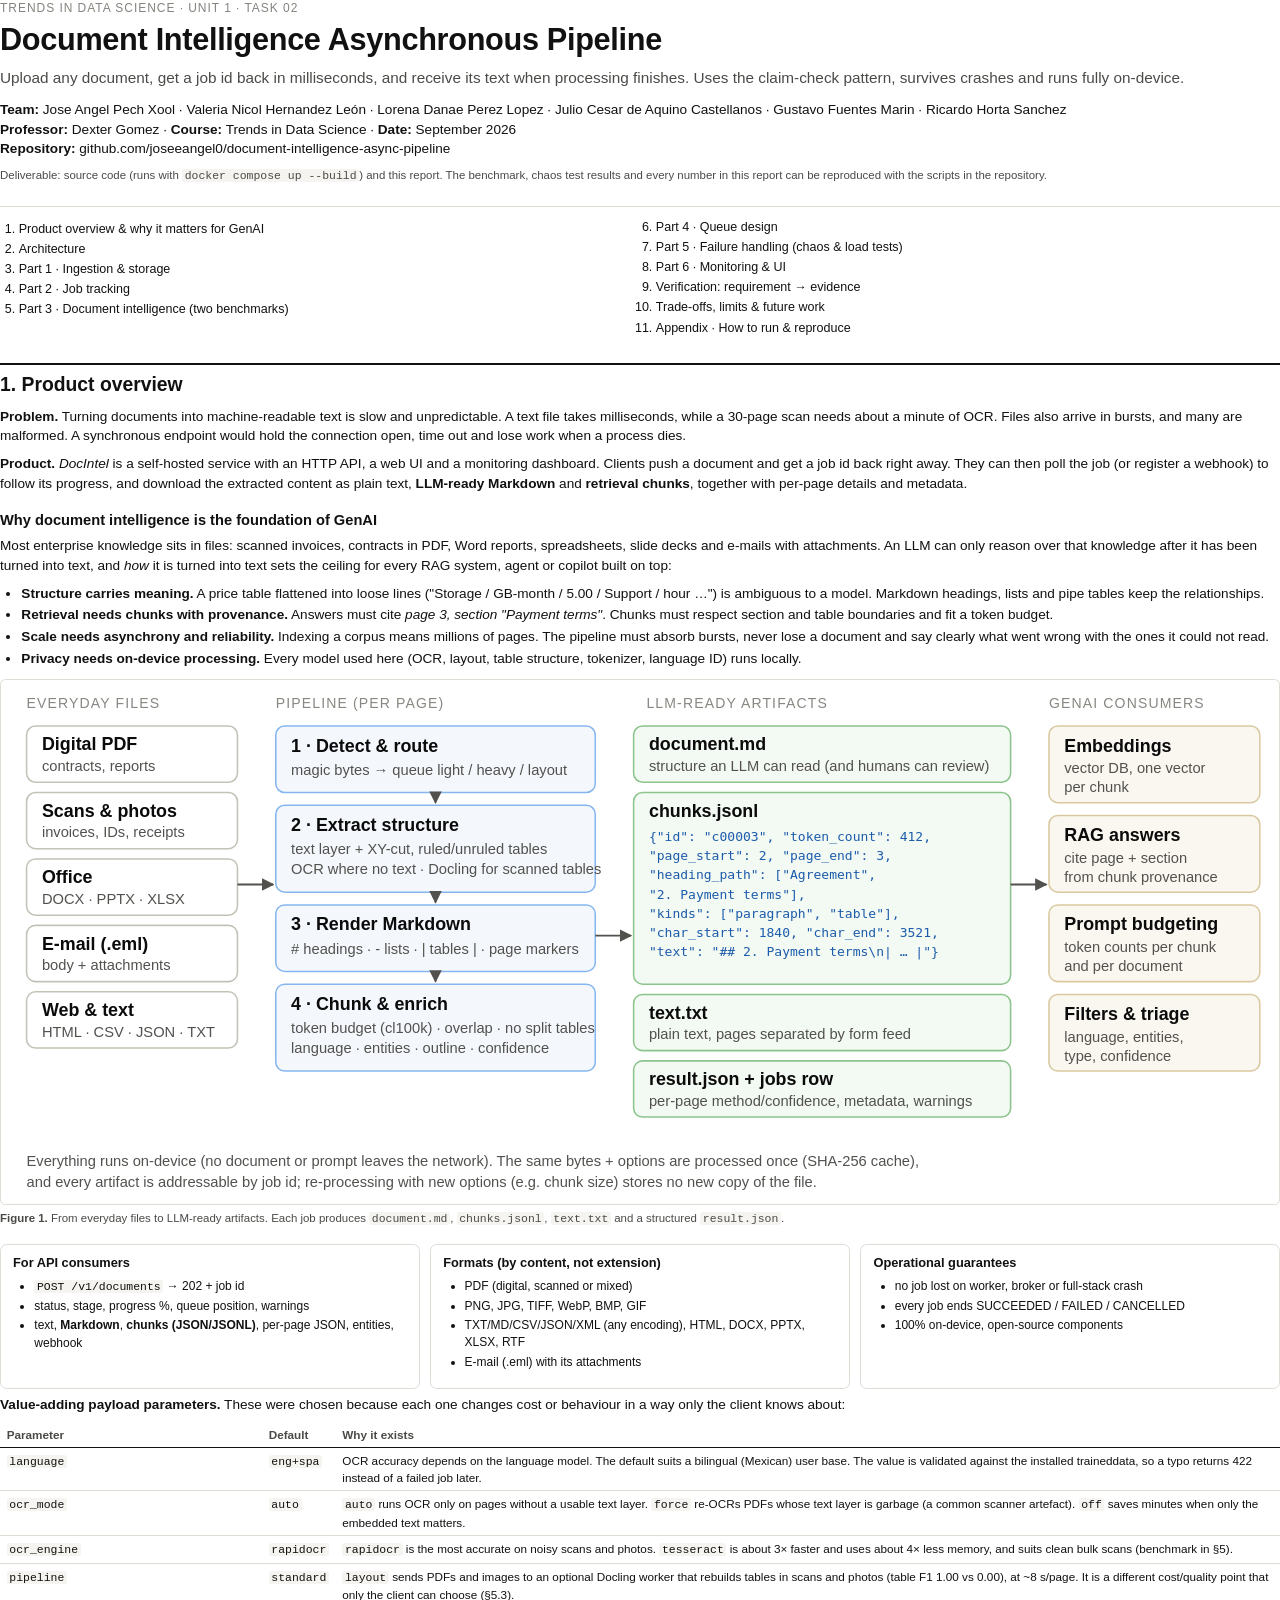
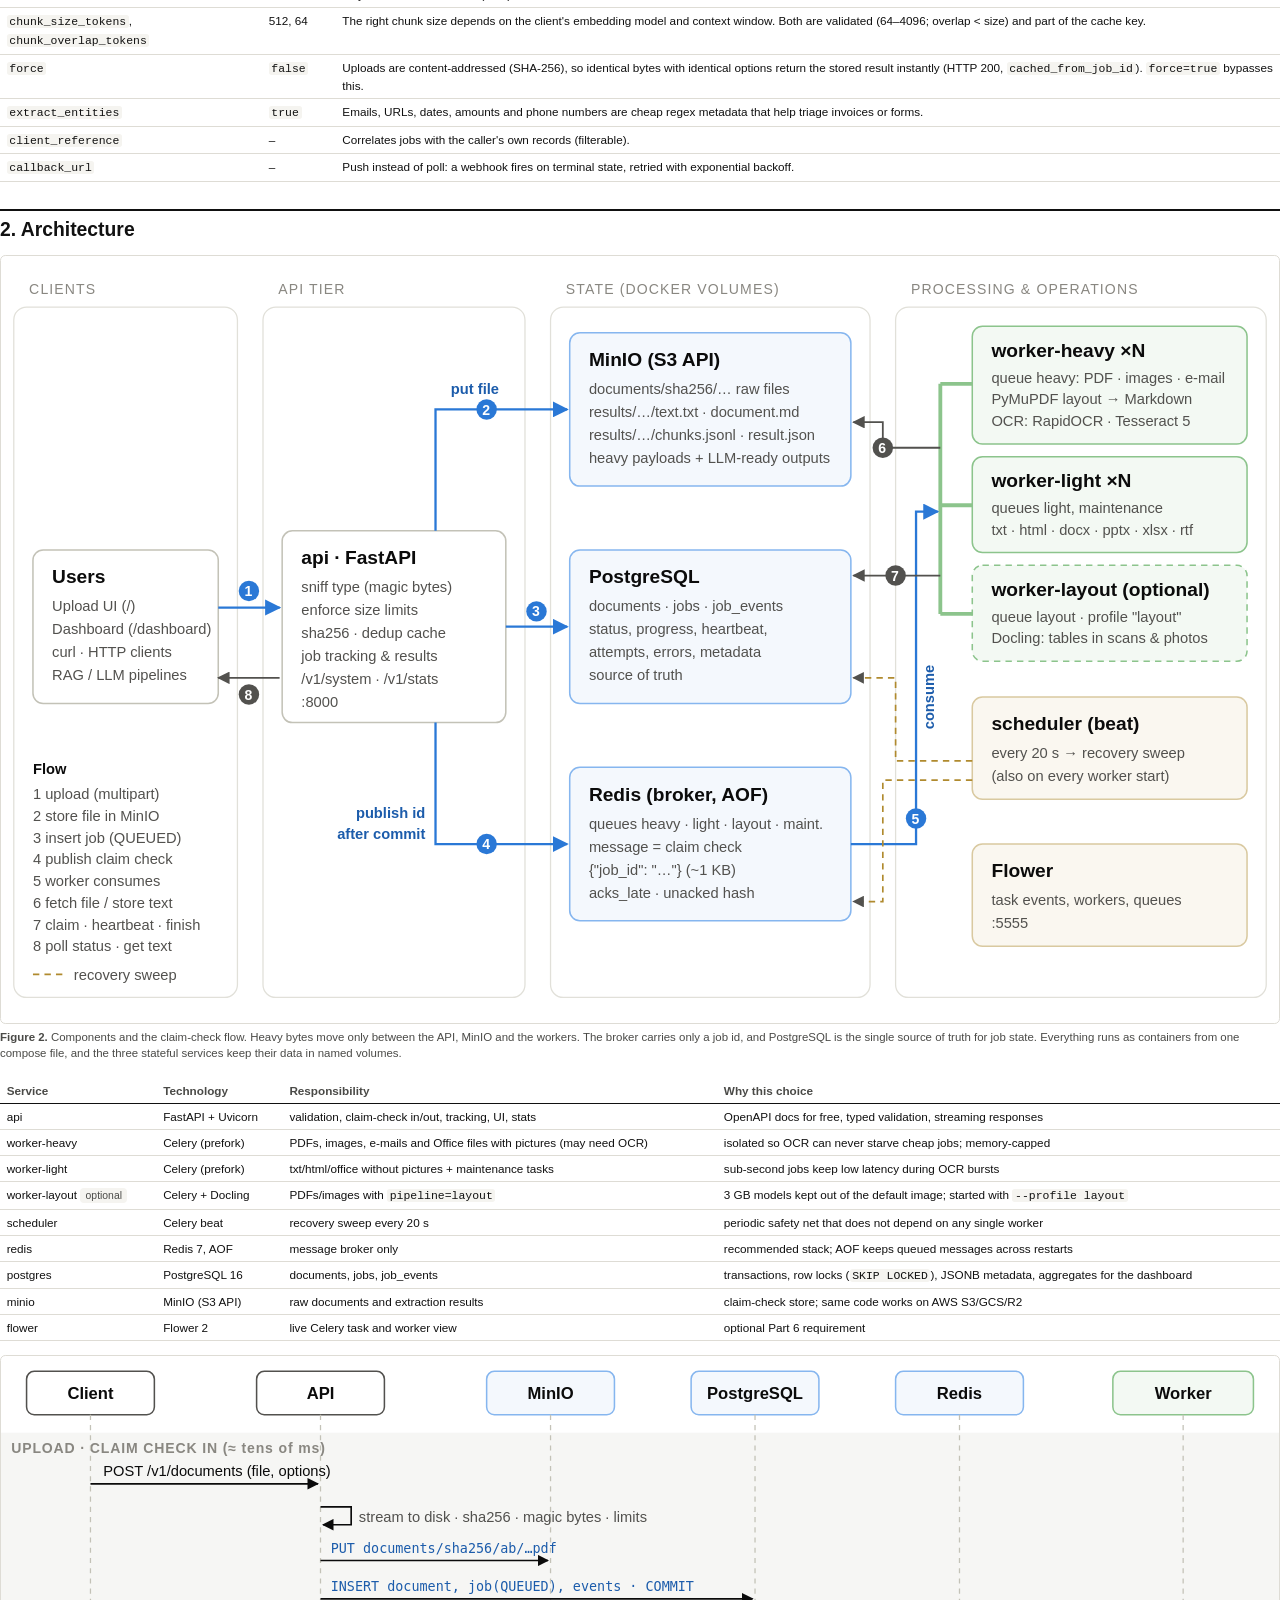
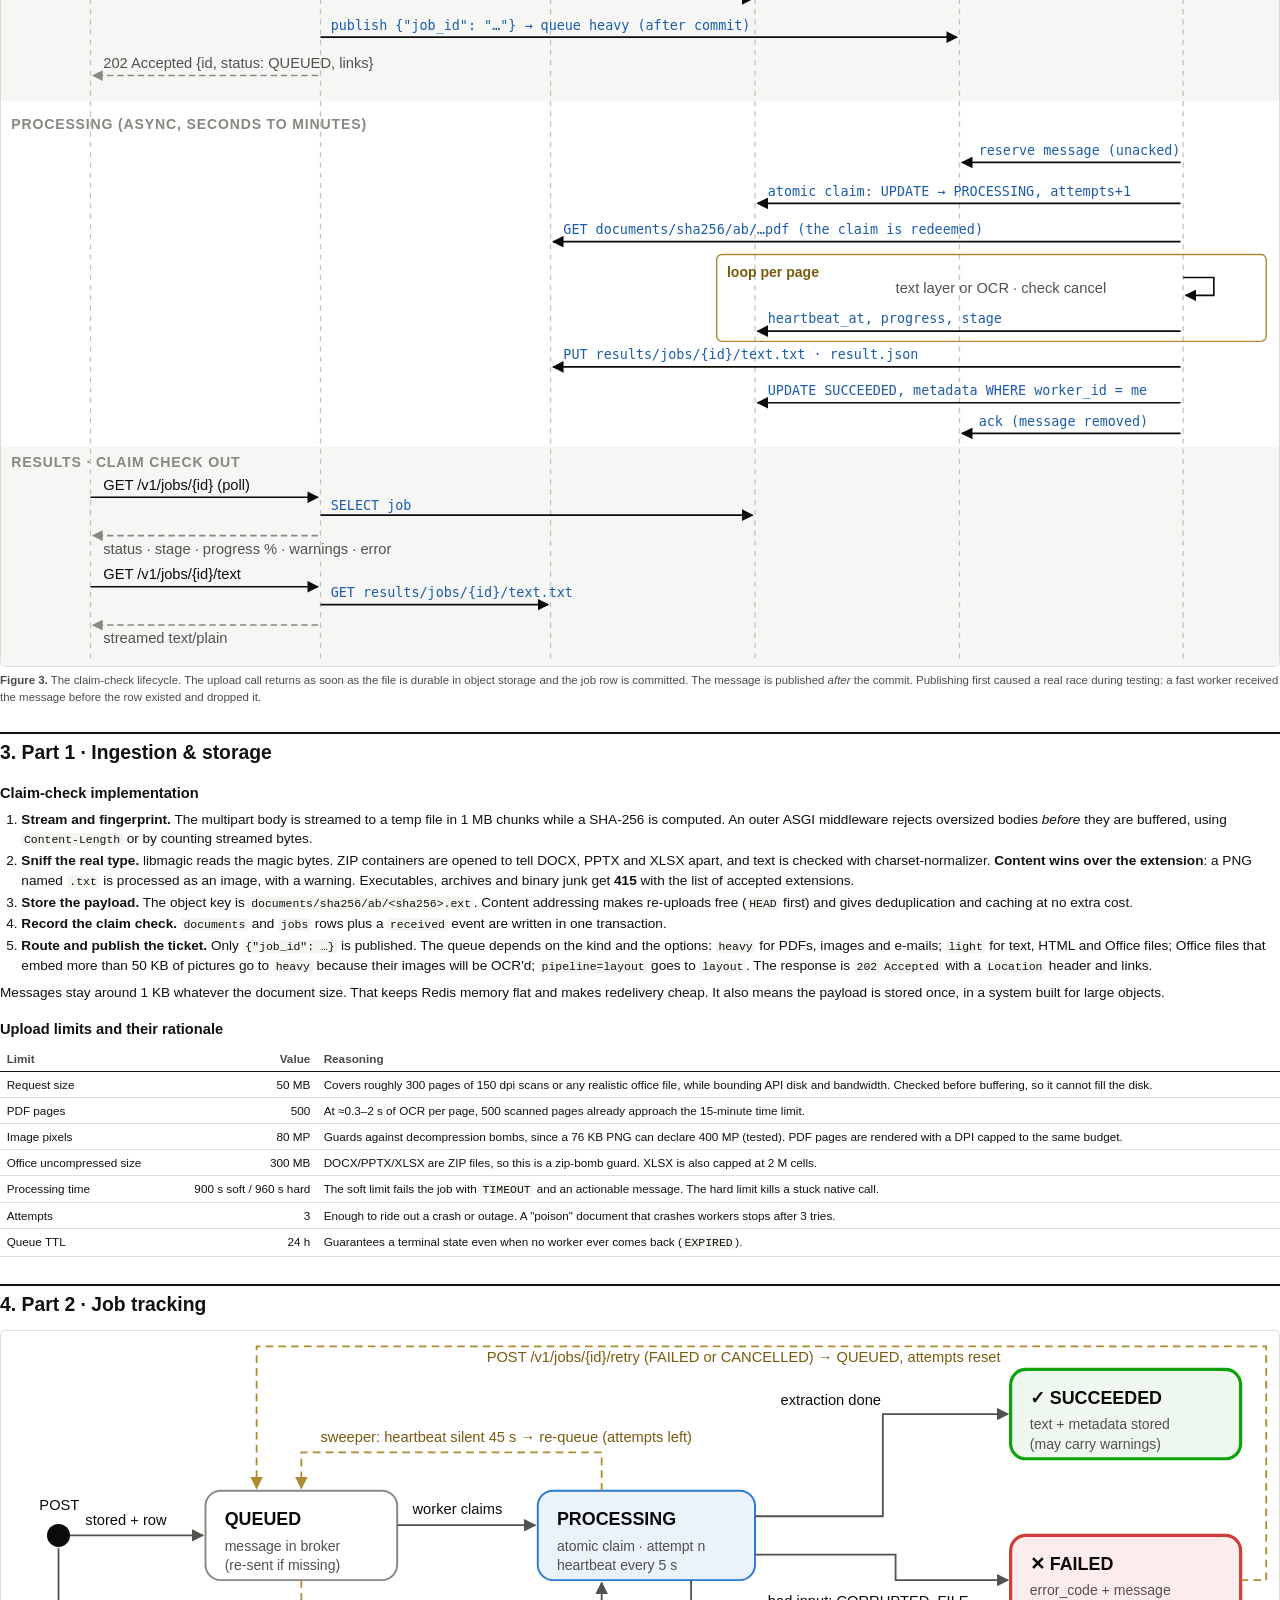
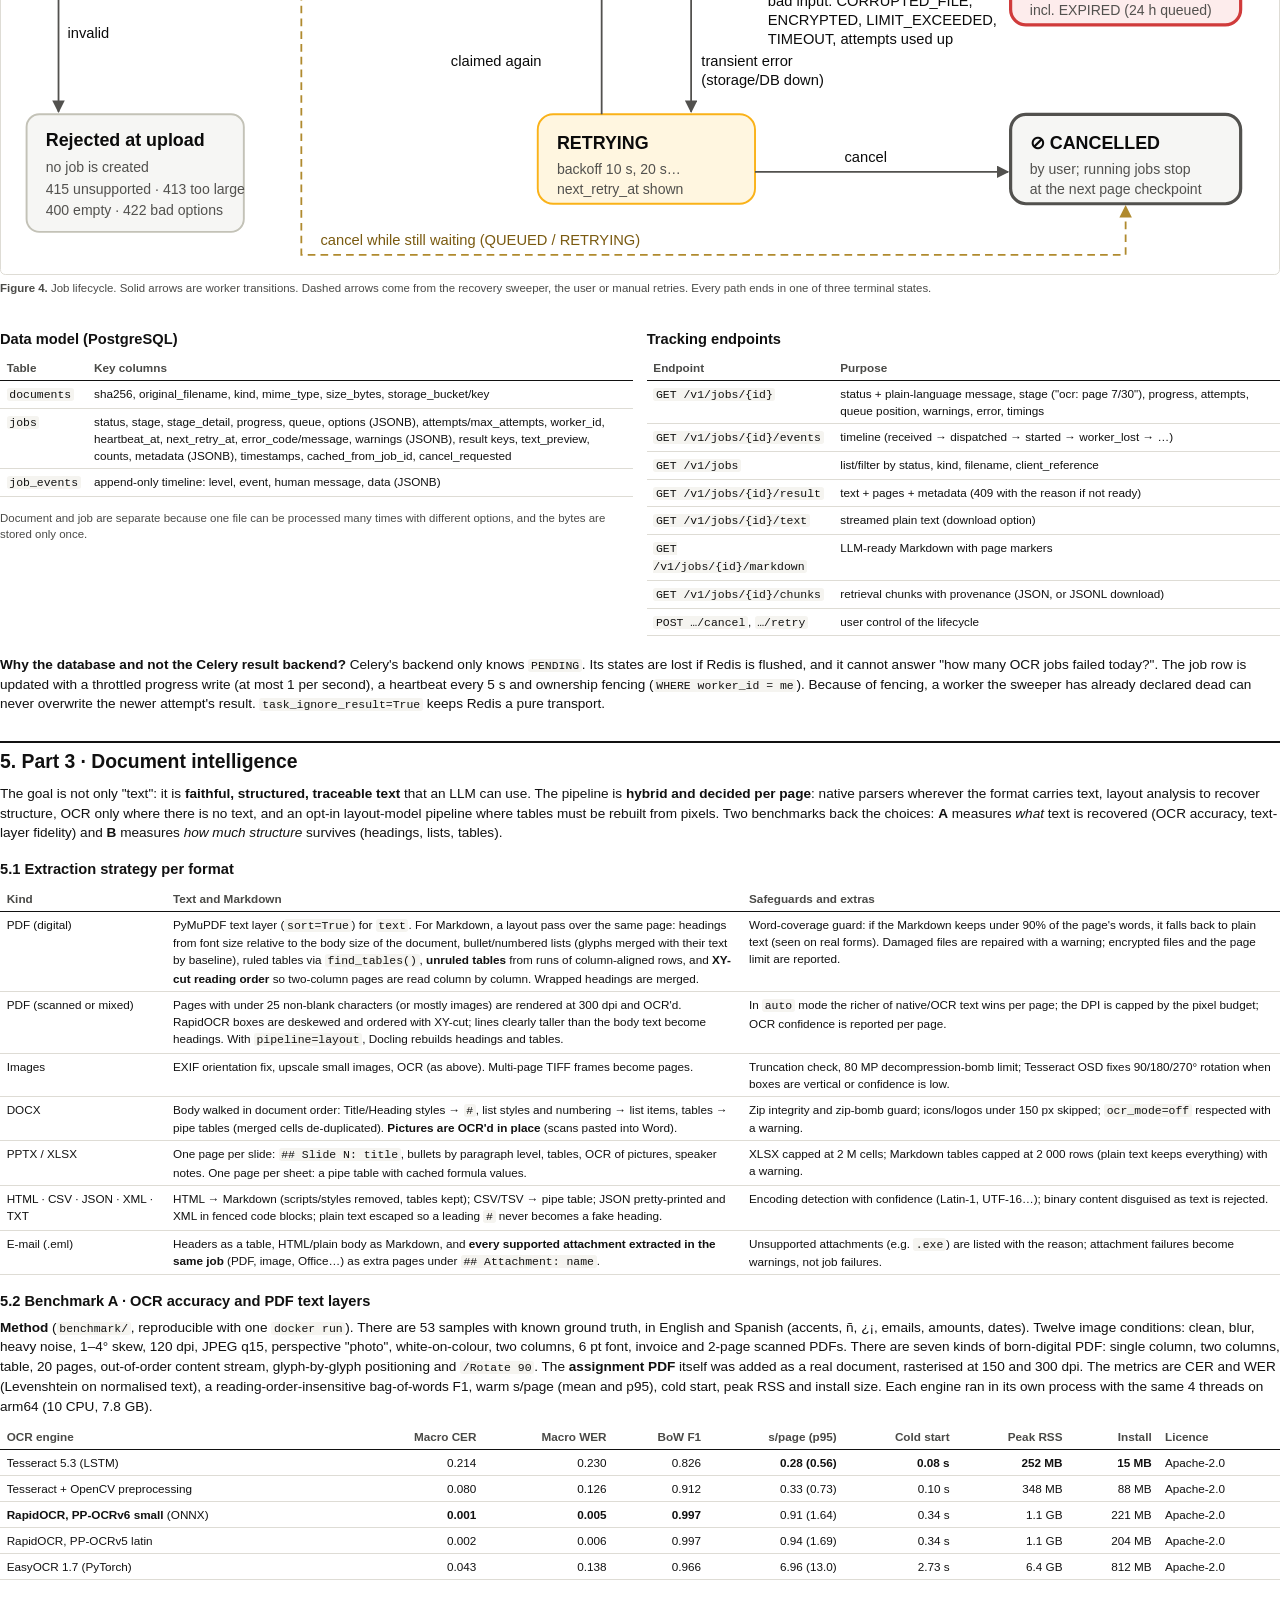
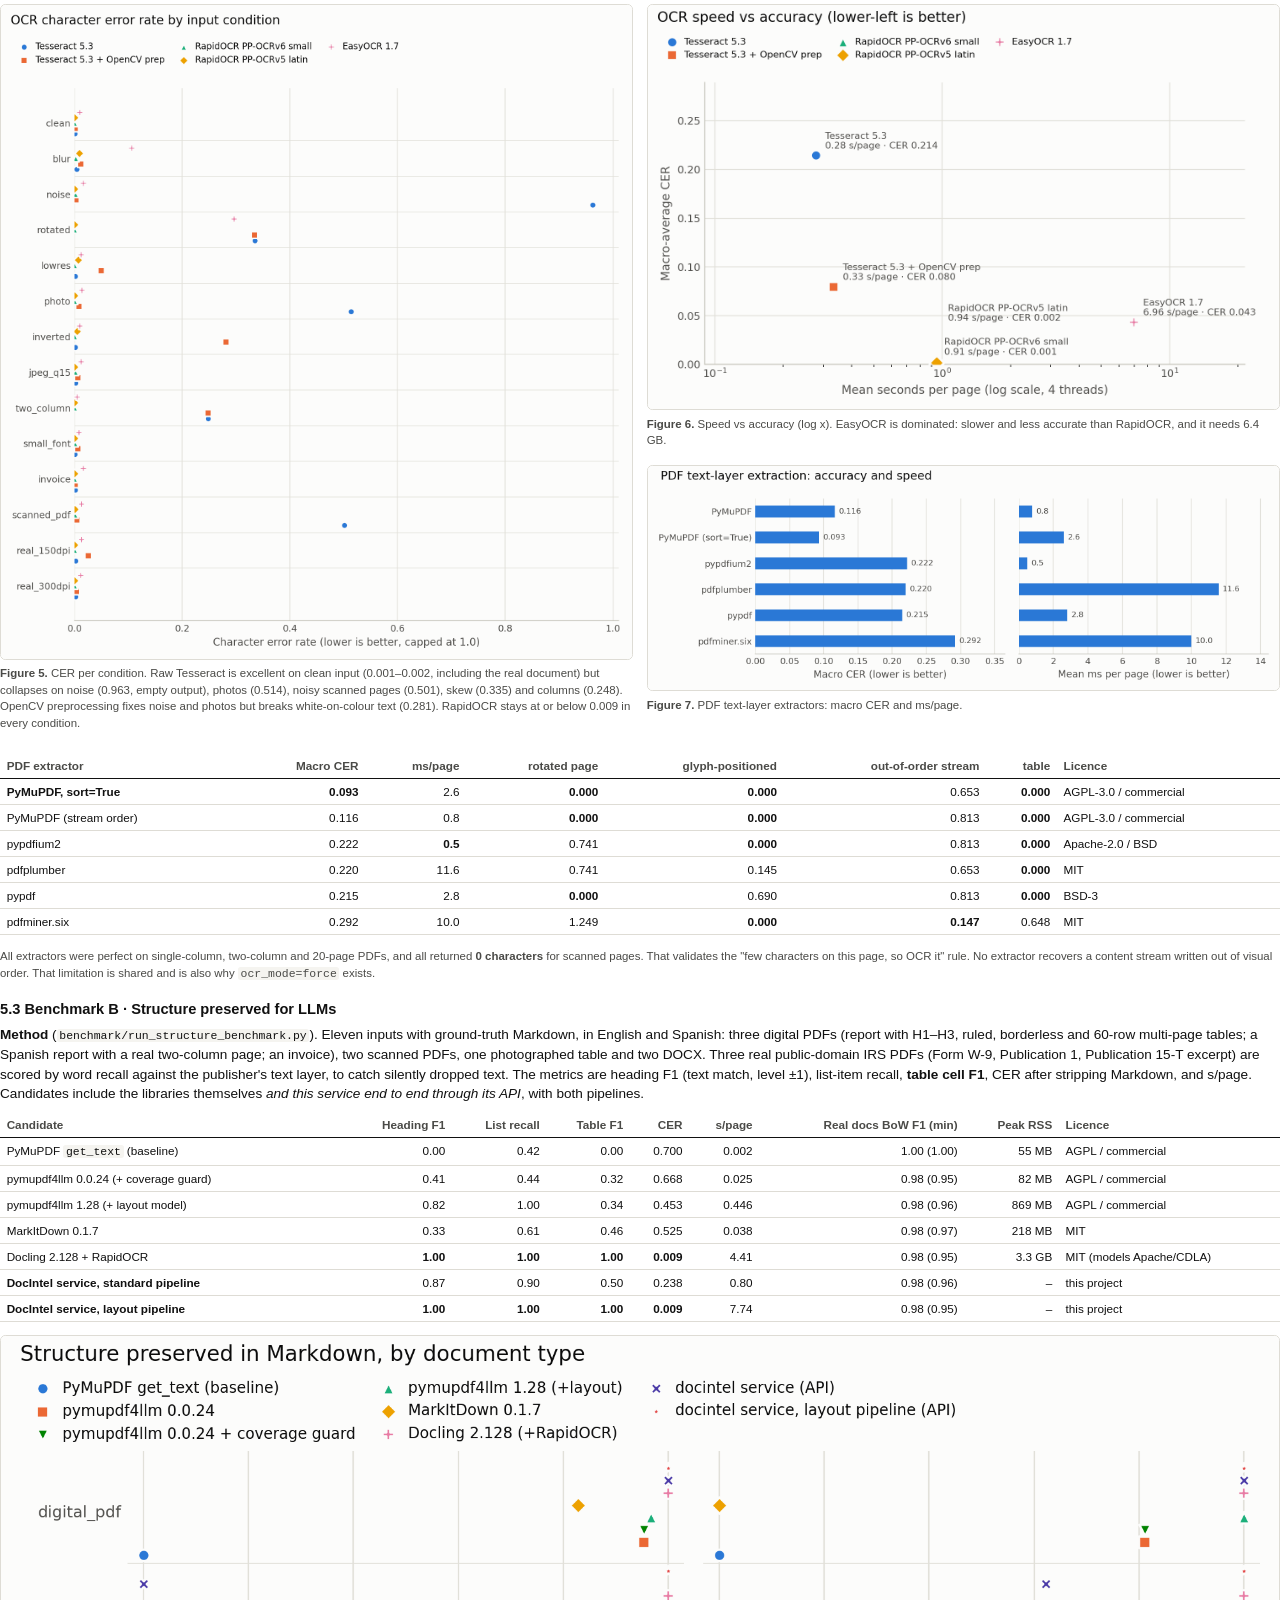
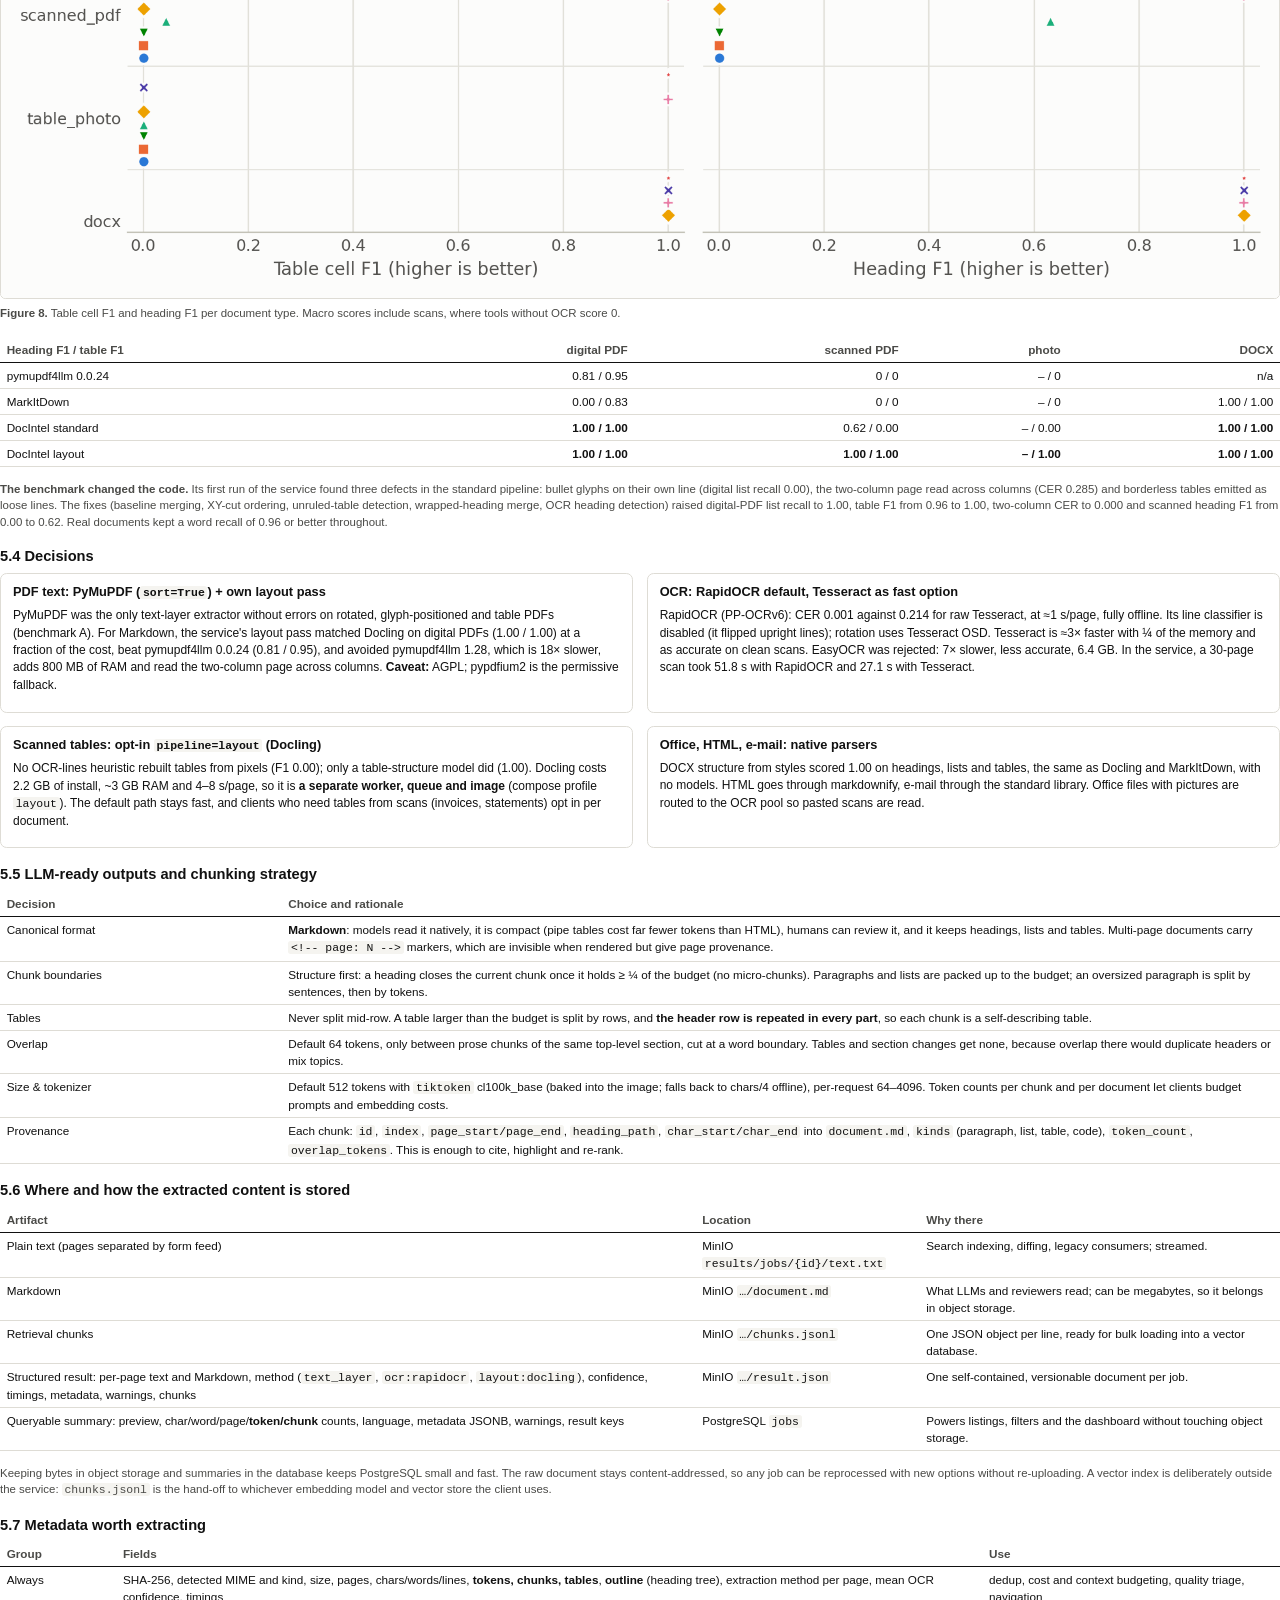
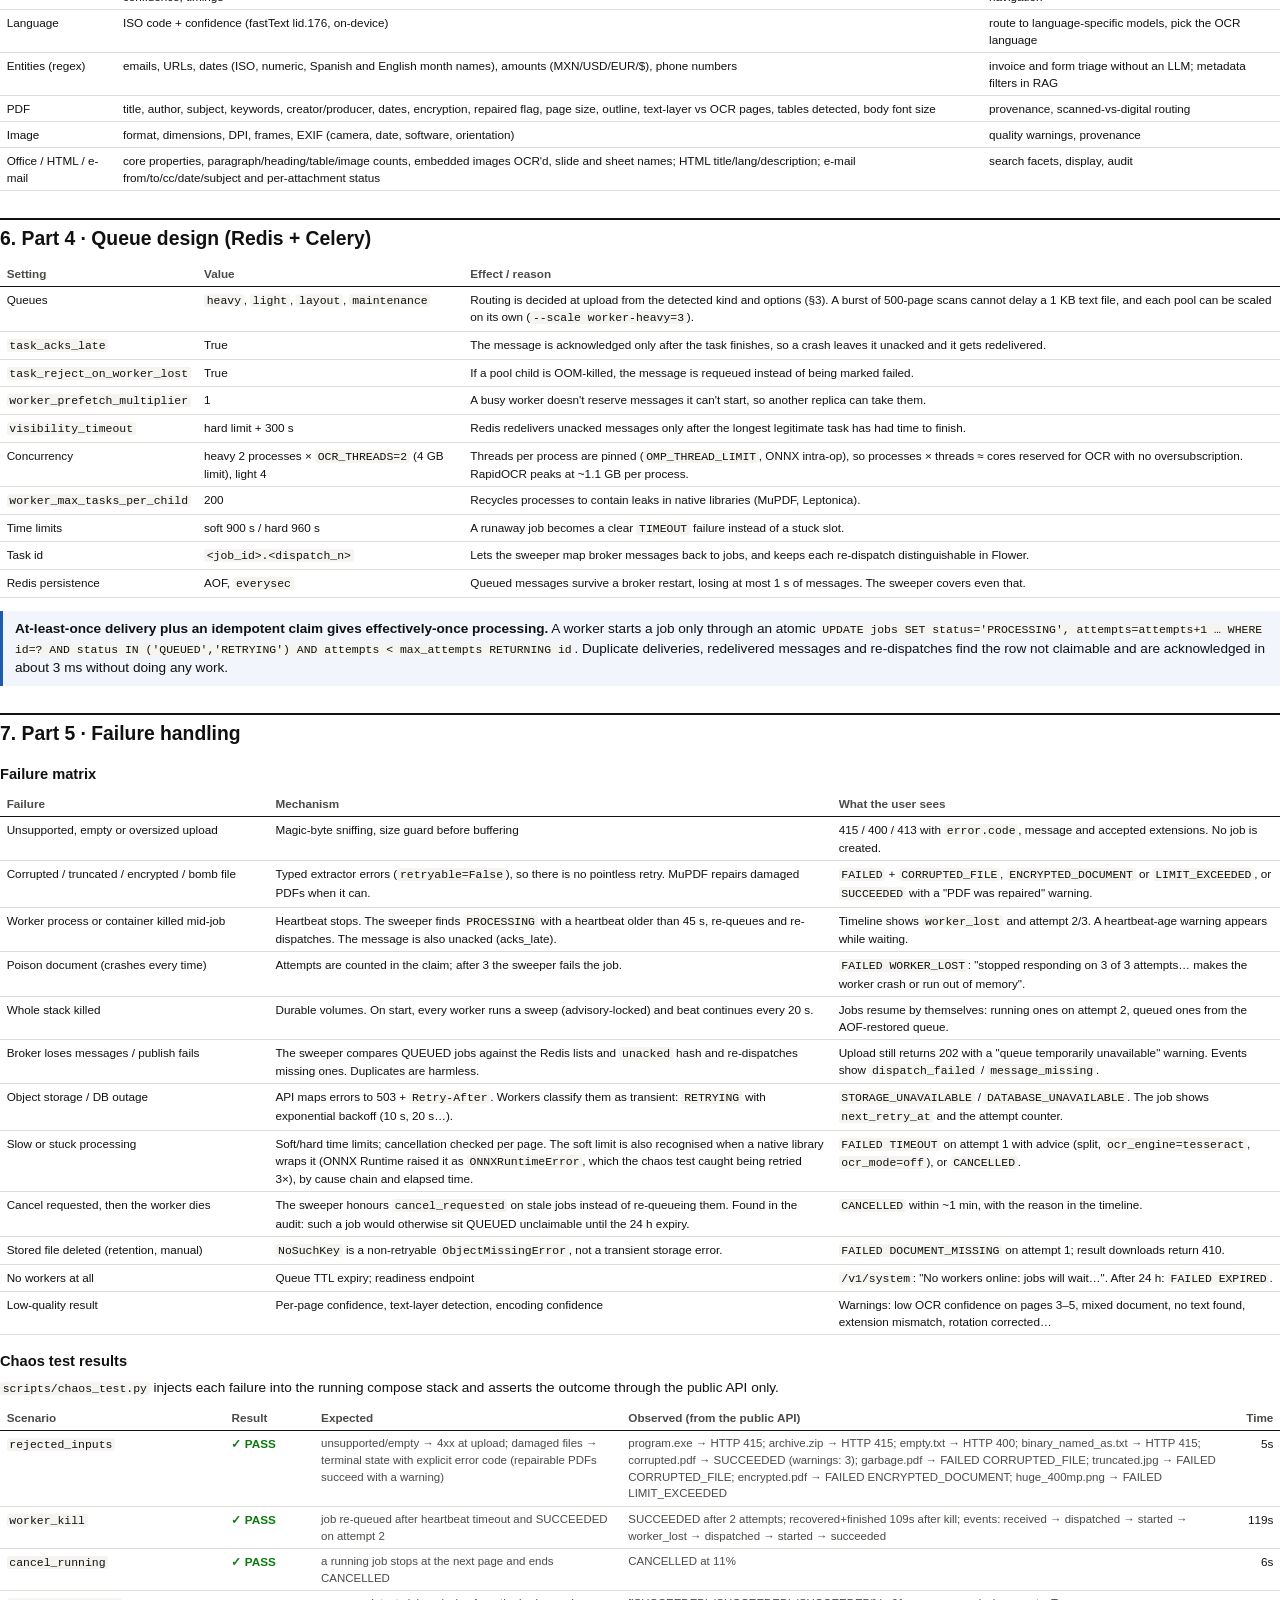
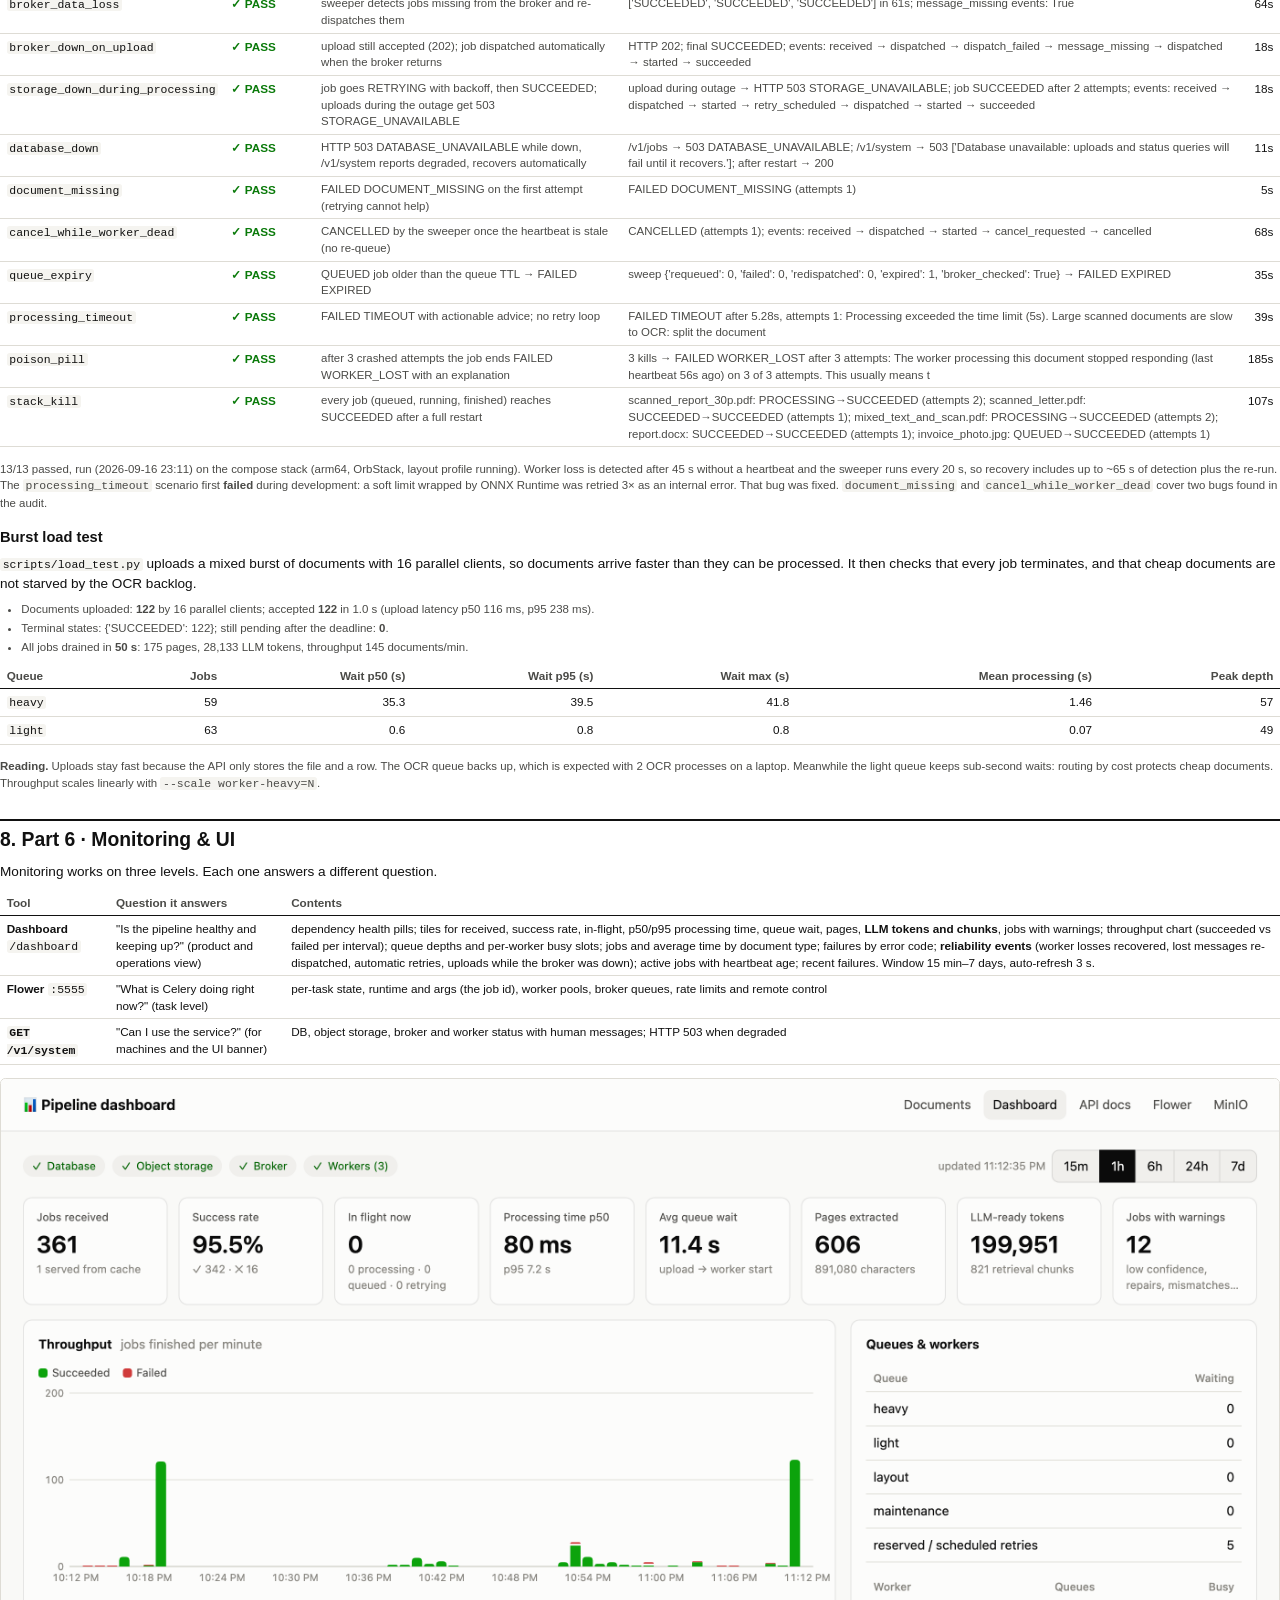
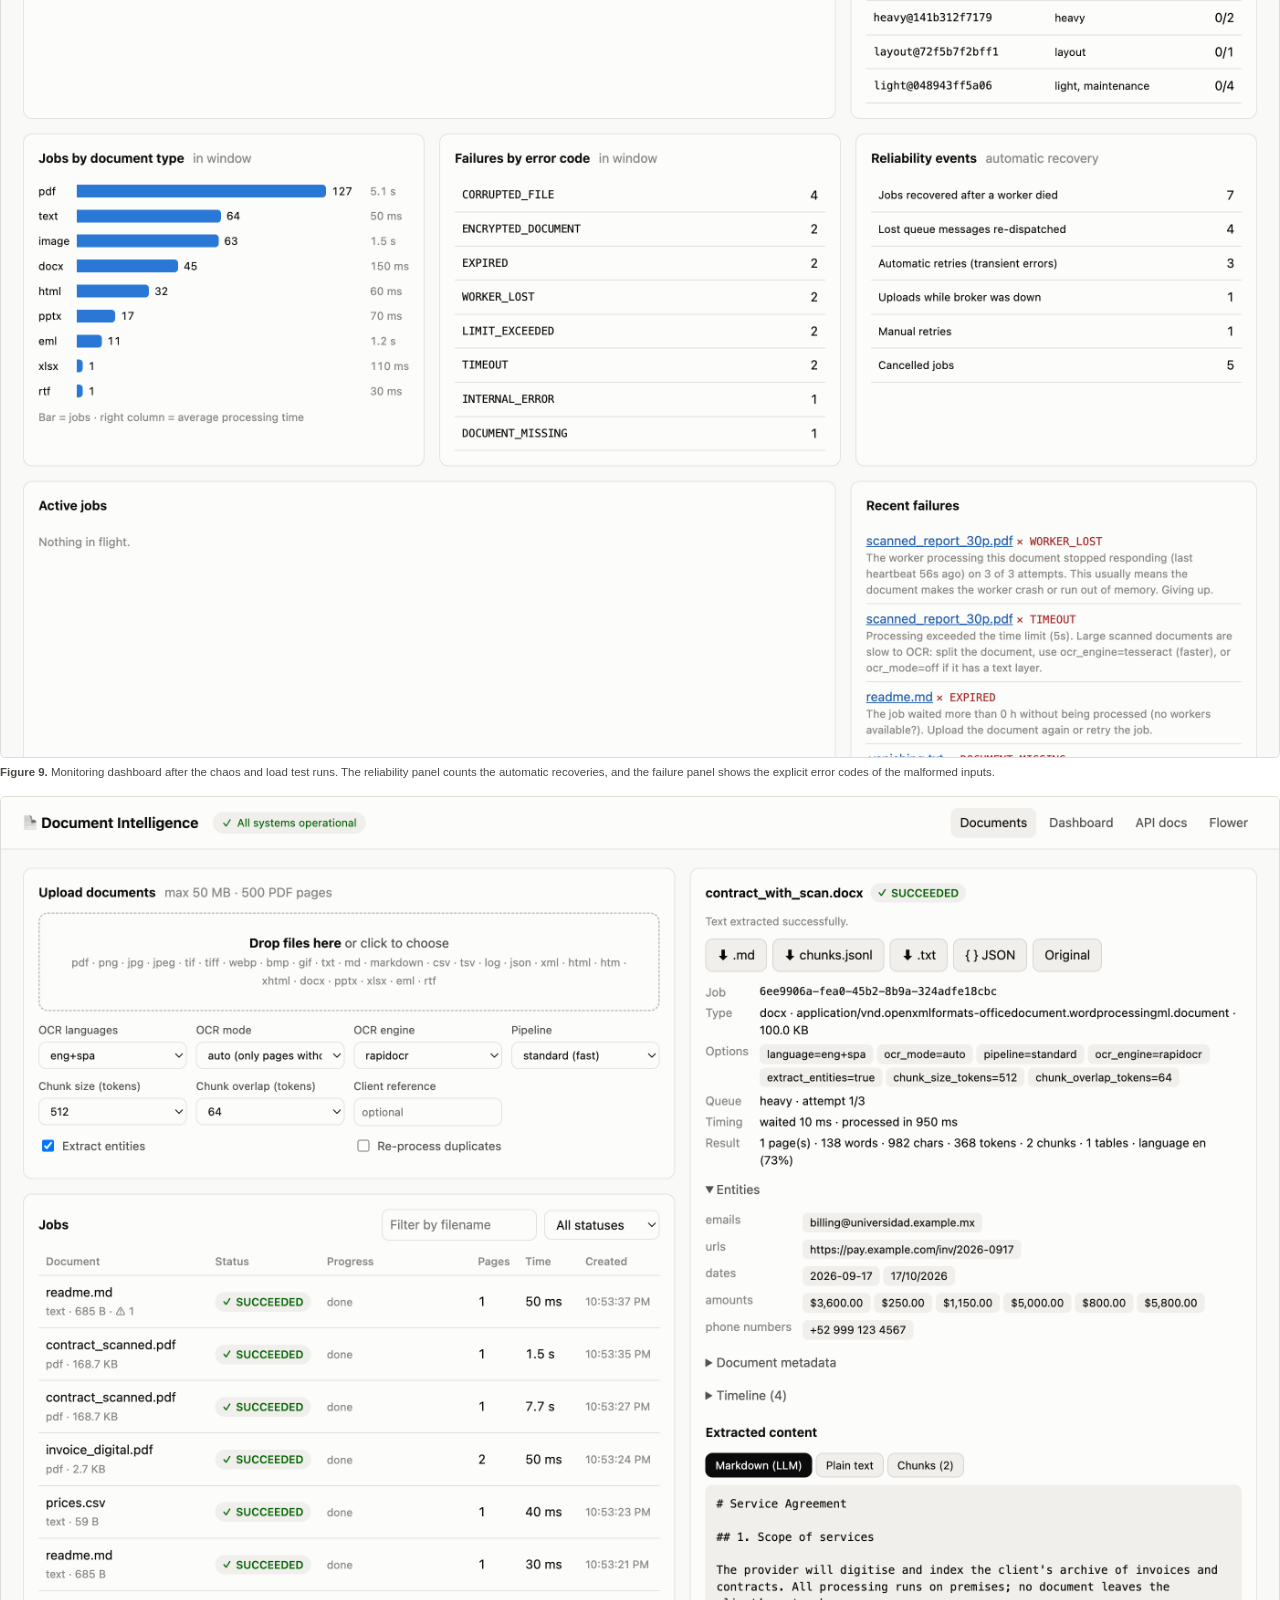
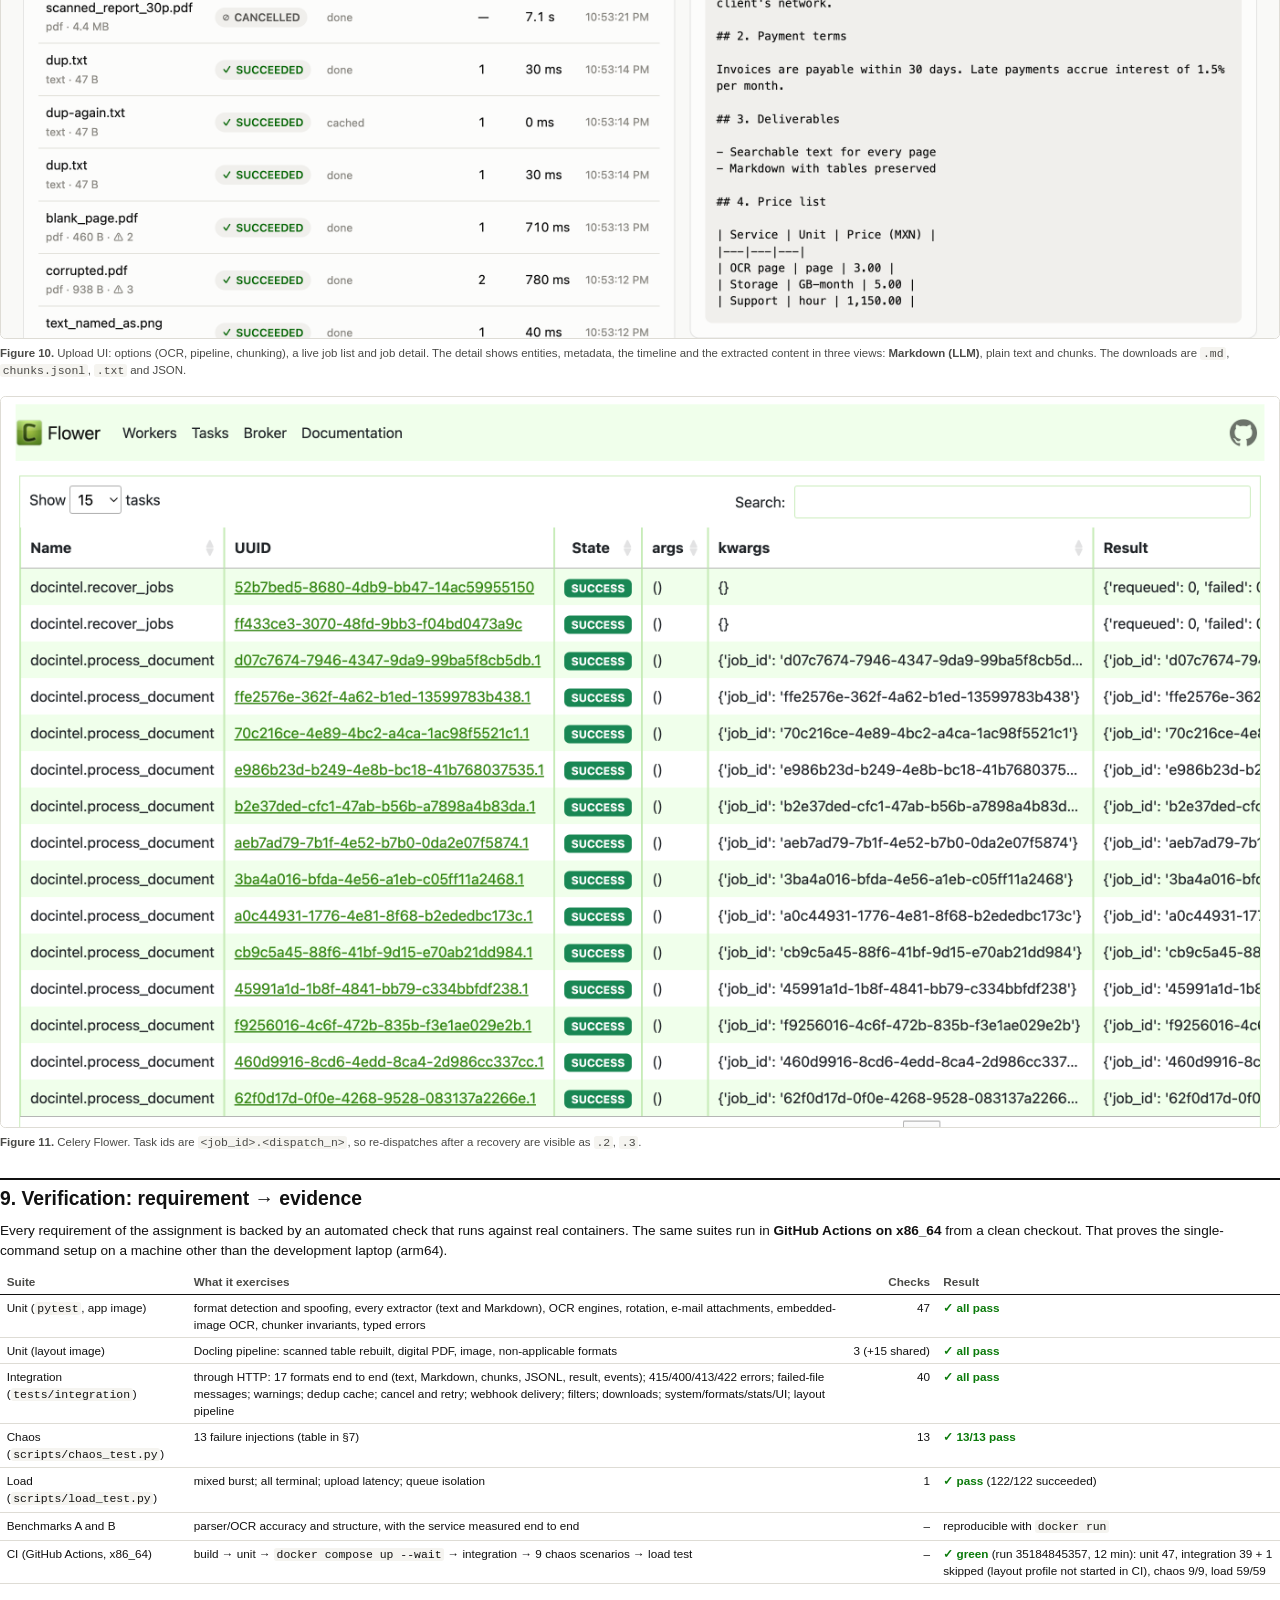
<file: report/report.html>
<!doctype html>
<html lang="en">
<head>
<meta charset="utf-8">
<title>U1T02 — Document Intelligence Asynchronous Pipeline</title>
<style>
  @page { size: A4; margin: 16mm 15mm 16mm 15mm; }
  :root { --ink: #111; --ink2: #4a4a47; --muted: #85837d; --rule: #dedcd5; --accent: #1c5cab; --bg2: #f5f4f0; }
  * { box-sizing: border-box; }
  body { font: 10.2pt/1.45 "Helvetica Neue", Helvetica, Arial, sans-serif; color: var(--ink); margin: 0; }
  h1 { font-size: 23pt; margin: 0 0 4pt; letter-spacing: -.01em; }
  h2 { font-size: 14.5pt; margin: 20pt 0 6pt; padding-top: 4pt; border-top: 2px solid var(--ink); break-after: avoid; }
  h3 { font-size: 11pt; margin: 12pt 0 4pt; break-after: avoid; }
  p { margin: 4pt 0 6pt; }
  ul, ol { margin: 4pt 0 6pt; padding-left: 16pt; }
  li { margin: 1.5pt 0; }
  code, .mono { font-family: Menlo, Consolas, monospace; font-size: 8.6pt; background: var(--bg2); padding: 0 2pt; border-radius: 2pt; }
  pre { font-family: Menlo, Consolas, monospace; font-size: 8.2pt; background: var(--bg2); padding: 6pt 8pt; border-radius: 4pt; white-space: pre-wrap; margin: 4pt 0 8pt; break-inside: avoid; }
  table { width: 100%; border-collapse: collapse; margin: 4pt 0 10pt; font-size: 8.8pt; break-inside: auto; }
  tr { break-inside: avoid; }
  th { text-align: left; font-weight: 600; color: var(--ink2); border-bottom: 1.2px solid var(--ink); padding: 3pt 5pt; vertical-align: bottom; }
  td { border-bottom: 1px solid var(--rule); padding: 3pt 5pt; vertical-align: top; }
  td.n, th.n { text-align: right; font-variant-numeric: tabular-nums; white-space: nowrap; }
  .best { font-weight: 700; }
  figure { margin: 8pt 0 12pt; break-inside: avoid; }
  table.keep { break-inside: avoid; }
  figure img { width: 100%; display: block; border: 1px solid var(--rule); border-radius: 4pt; }
  figcaption { font-size: 8.6pt; color: var(--ink2); margin-top: 4pt; }
  .cover { border-bottom: 1px solid var(--rule); padding-bottom: 10pt; margin-bottom: 8pt; }
  .kicker { font-size: 9pt; color: var(--muted); letter-spacing: .08em; text-transform: uppercase; }
  .subtitle { font-size: 11.5pt; color: var(--ink2); }
  .grid2 { display: grid; grid-template-columns: 1fr 1fr; gap: 10pt; }
  .grid3 { display: grid; grid-template-columns: repeat(3, 1fr); gap: 8pt; }
  .box { border: 1px solid var(--rule); border-radius: 5pt; padding: 7pt 9pt; break-inside: avoid; }
  .box h4 { margin: 0 0 3pt; font-size: 9.6pt; }
  .box p, .box li { font-size: 9pt; }
  .callout { border-left: 3px solid var(--accent); background: #f2f6fc; padding: 6pt 9pt; margin: 6pt 0 10pt; break-inside: avoid; }
  .callout.warn { border-color: #d49a14; background: #fcf7ea; }
  .pagebreak { break-before: page; }
  .small { font-size: 8.6pt; color: var(--ink2); }
  .toc { columns: 2; font-size: 9.4pt; margin: 6pt 0; padding-left: 14pt; }
  .pass { color: #0a7a0a; font-weight: 700; white-space: nowrap; }
  .tag { display: inline-block; font-size: 7.8pt; padding: 0 4pt; border-radius: 3pt; background: var(--bg2); color: var(--ink2); }
</style>
</head>
<body>

<section class="cover">
  <div class="kicker">Trends in Data Science · Unit 1 · Task 02</div>
  <h1>Document Intelligence Asynchronous Pipeline</h1>
  <div class="subtitle">Upload any document, get a job id back in milliseconds, and receive its text when processing finishes.
    Uses the claim-check pattern, survives crashes and runs fully on-device.</div>
  <p style="margin:8pt 0 2pt"><b>Team:</b> Jose&nbsp;Angel&nbsp;Pech&nbsp;Xool · Valeria&nbsp;Nicol&nbsp;Hernandez&nbsp;León · Lorena&nbsp;Danae&nbsp;Perez&nbsp;Lopez · Julio&nbsp;Cesar&nbsp;de&nbsp;Aquino&nbsp;Castellanos · Gustavo&nbsp;Fuentes&nbsp;Marin · Ricardo&nbsp;Horta&nbsp;Sanchez<br>
  <b>Professor:</b> Dexter Gomez · <b>Course:</b> Trends in Data Science · <b>Date:</b> September 2026<br>
  <b>Repository:</b> github.com/joseeangel0/document-intelligence-async-pipeline</p>
  <p class="small" style="margin-top:6pt">Deliverable: source code (runs with <code>docker compose up --build</code>) and this report.
    The benchmark, chaos test results and every number in this report can be reproduced with the scripts in the repository.</p>
</section>

<ol class="toc">
  <li>Product overview &amp; why it matters for GenAI</li>
  <li>Architecture</li>
  <li>Part 1 · Ingestion &amp; storage</li>
  <li>Part 2 · Job tracking</li>
  <li>Part 3 · Document intelligence (two benchmarks)</li>
  <li>Part 4 · Queue design</li>
  <li>Part 5 · Failure handling (chaos &amp; load tests)</li>
  <li>Part 6 · Monitoring &amp; UI</li>
  <li>Verification: requirement → evidence</li>
  <li>Trade-offs, limits &amp; future work</li>
  <li>Appendix · How to run &amp; reproduce</li>
</ol>

<!-- ============================================================ 1 -->
<h2>1. Product overview</h2>
<p><b>Problem.</b> Turning documents into machine-readable text is slow and unpredictable. A text file takes
milliseconds, while a 30-page scan needs about a minute of OCR. Files also arrive in bursts, and many are malformed.
A synchronous endpoint would hold the connection open, time out and lose work when a process dies.</p>
<p><b>Product.</b> <i>DocIntel</i> is a self-hosted service with an HTTP API, a web UI and a monitoring dashboard.
Clients push a document and get a job id back right away. They can then poll the job (or register a webhook) to follow its
progress, and download the extracted content as plain text, <b>LLM-ready Markdown</b> and <b>retrieval chunks</b>, together with
per-page details and metadata.</p>

<h3>Why document intelligence is the foundation of GenAI</h3>
<p>Most enterprise knowledge sits in files: scanned invoices, contracts in PDF, Word reports, spreadsheets, slide decks and e-mails
with attachments. An LLM can only reason over that knowledge after it has been turned into text, and <i>how</i> it is turned into
text sets the ceiling for every RAG system, agent or copilot built on top:</p>
<ul>
  <li><b>Structure carries meaning.</b> A price table flattened into loose lines ("Storage / GB-month / 5.00 / Support / hour …") is ambiguous
  to a model. Markdown headings, lists and pipe tables keep the relationships.</li>
  <li><b>Retrieval needs chunks with provenance.</b> Answers must cite <i>page 3, section "Payment terms"</i>. Chunks must respect section and table
  boundaries and fit a token budget.</li>
  <li><b>Scale needs asynchrony and reliability.</b> Indexing a corpus means millions of pages. The pipeline must absorb bursts, never lose a
  document and say clearly what went wrong with the ones it could not read.</li>
  <li><b>Privacy needs on-device processing.</b> Every model used here (OCR, layout, table structure, tokenizer, language ID) runs locally.</li>
</ul>
<figure>
  <img src="figures/llm_outputs.svg" alt="From everyday files to LLM-ready artifacts">
  <figcaption><b>Figure 1.</b> From everyday files to LLM-ready artifacts. Each job produces <code>document.md</code>, <code>chunks.jsonl</code>,
  <code>text.txt</code> and a structured <code>result.json</code>.</figcaption>
</figure>

<div class="grid3">
  <div class="box"><h4>For API consumers</h4><ul>
    <li><code>POST /v1/documents</code> → 202 + job id</li>
    <li>status, stage, progress %, queue position, warnings</li>
    <li>text, <b>Markdown</b>, <b>chunks (JSON/JSONL)</b>, per-page JSON, entities, webhook</li></ul></div>
  <div class="box"><h4>Formats (by content, not extension)</h4><ul>
    <li>PDF (digital, scanned or mixed)</li>
    <li>PNG, JPG, TIFF, WebP, BMP, GIF</li>
    <li>TXT/MD/CSV/JSON/XML (any encoding), HTML, DOCX, PPTX, XLSX, RTF</li>
    <li>E-mail (.eml) with its attachments</li></ul></div>
  <div class="box"><h4>Operational guarantees</h4><ul>
    <li>no job lost on worker, broker or full-stack crash</li>
    <li>every job ends SUCCEEDED / FAILED / CANCELLED</li>
    <li>100% on-device, open-source components</li></ul></div>
</div>

<p><b>Value-adding payload parameters.</b> These were chosen because each one changes cost or behaviour in a way only the client knows about:</p>
<table>
  <tr><th>Parameter</th><th>Default</th><th>Why it exists</th></tr>
  <tr><td><code>language</code></td><td><code>eng+spa</code></td><td>OCR accuracy depends on the language model. The default suits a bilingual (Mexican) user base. The value is validated against the installed traineddata, so a typo returns 422 instead of a failed job later.</td></tr>
  <tr><td><code>ocr_mode</code></td><td><code>auto</code></td><td><code>auto</code> runs OCR only on pages without a usable text layer. <code>force</code> re-OCRs PDFs whose text layer is garbage (a common scanner artefact). <code>off</code> saves minutes when only the embedded text matters.</td></tr>
  <tr><td><code>ocr_engine</code></td><td><code>rapidocr</code></td><td><code>rapidocr</code> is the most accurate on noisy scans and photos. <code>tesseract</code> is about 3× faster and uses about 4× less memory, and suits clean bulk scans (benchmark in §5).</td></tr>
  <tr><td><code>pipeline</code></td><td><code>standard</code></td><td><code>layout</code> sends PDFs and images to an optional Docling worker that rebuilds tables in scans and photos (table F1 1.00 vs 0.00), at ~8 s/page. It is a different cost/quality point that only the client can choose (§5.3).</td></tr>
  <tr><td><code>chunk_size_tokens</code>, <code>chunk_overlap_tokens</code></td><td>512, 64</td><td>The right chunk size depends on the client's embedding model and context window. Both are validated (64–4096; overlap &lt; size) and part of the cache key.</td></tr>
  <tr><td><code>force</code></td><td><code>false</code></td><td>Uploads are content-addressed (SHA-256), so identical bytes with identical options return the stored result instantly (HTTP 200, <code>cached_from_job_id</code>). <code>force=true</code> bypasses this.</td></tr>
  <tr><td><code>extract_entities</code></td><td><code>true</code></td><td>Emails, URLs, dates, amounts and phone numbers are cheap regex metadata that help triage invoices or forms.</td></tr>
  <tr><td><code>client_reference</code></td><td>–</td><td>Correlates jobs with the caller's own records (filterable).</td></tr>
  <tr><td><code>callback_url</code></td><td>–</td><td>Push instead of poll: a webhook fires on terminal state, retried with exponential backoff.</td></tr>
</table>

<!-- ============================================================ 2 -->
<h2>2. Architecture</h2>
<figure>
  <img src="figures/architecture.svg" alt="Architecture diagram">
  <figcaption><b>Figure 2.</b> Components and the claim-check flow. Heavy bytes move only between the API, MinIO and the workers.
  The broker carries only a job id, and PostgreSQL is the single source of truth for job state. Everything runs as containers from one compose file,
  and the three stateful services keep their data in named volumes.</figcaption>
</figure>

<table>
  <tr><th>Service</th><th>Technology</th><th>Responsibility</th><th>Why this choice</th></tr>
  <tr><td>api</td><td>FastAPI + Uvicorn</td><td>validation, claim-check in/out, tracking, UI, stats</td><td>OpenAPI docs for free, typed validation, streaming responses</td></tr>
  <tr><td>worker-heavy</td><td>Celery (prefork)</td><td>PDFs, images, e-mails and Office files with pictures (may need OCR)</td><td>isolated so OCR can never starve cheap jobs; memory-capped</td></tr>
  <tr><td>worker-light</td><td>Celery (prefork)</td><td>txt/html/office without pictures + maintenance tasks</td><td>sub-second jobs keep low latency during OCR bursts</td></tr>
  <tr><td>worker-layout <span class="tag">optional</span></td><td>Celery + Docling</td><td>PDFs/images with <code>pipeline=layout</code></td><td>3 GB models kept out of the default image; started with <code>--profile layout</code></td></tr>
  <tr><td>scheduler</td><td>Celery beat</td><td>recovery sweep every 20 s</td><td>periodic safety net that does not depend on any single worker</td></tr>
  <tr><td>redis</td><td>Redis 7, AOF</td><td>message broker only</td><td>recommended stack; AOF keeps queued messages across restarts</td></tr>
  <tr><td>postgres</td><td>PostgreSQL 16</td><td>documents, jobs, job_events</td><td>transactions, row locks (<code>SKIP LOCKED</code>), JSONB metadata, aggregates for the dashboard</td></tr>
  <tr><td>minio</td><td>MinIO (S3 API)</td><td>raw documents and extraction results</td><td>claim-check store; same code works on AWS S3/GCS/R2</td></tr>
  <tr><td>flower</td><td>Flower 2</td><td>live Celery task and worker view</td><td>optional Part 6 requirement</td></tr>
</table>

<figure>
  <img src="figures/sequence.svg" alt="Sequence diagram">
  <figcaption><b>Figure 3.</b> The claim-check lifecycle. The upload call returns as soon as the file is durable in object storage and the job row is committed.
  The message is published <i>after</i> the commit. Publishing first caused a real race during testing: a fast worker received the
  message before the row existed and dropped it.</figcaption>
</figure>

<!-- ============================================================ 3 -->
<h2>3. Part 1 · Ingestion &amp; storage</h2>
<h3>Claim-check implementation</h3>
<ol>
  <li><b>Stream and fingerprint.</b> The multipart body is streamed to a temp file in 1 MB chunks while a SHA-256 is computed. An outer ASGI middleware
  rejects oversized bodies <i>before</i> they are buffered, using <code>Content-Length</code> or by counting streamed bytes.</li>
  <li><b>Sniff the real type.</b> libmagic reads the magic bytes. ZIP containers are opened to tell DOCX, PPTX and XLSX apart, and text is checked with
  charset-normalizer. <b>Content wins over the extension</b>: a PNG named <code>.txt</code> is processed as an image, with a warning. Executables,
  archives and binary junk get <b>415</b> with the list of accepted extensions.</li>
  <li><b>Store the payload.</b> The object key is <code>documents/sha256/ab/&lt;sha256&gt;.ext</code>. Content addressing makes re-uploads free
  (<code>HEAD</code> first) and gives deduplication and caching at no extra cost.</li>
  <li><b>Record the claim check.</b> <code>documents</code> and <code>jobs</code> rows plus a <code>received</code> event are written in one transaction.</li>
  <li><b>Route and publish the ticket.</b> Only <code>{"job_id": …}</code> is published. The queue depends on the kind and the options:
  <code>heavy</code> for PDFs, images and e-mails; <code>light</code> for text, HTML and Office files; Office files that embed more than 50 KB of pictures go to
  <code>heavy</code> because their images will be OCR'd; <code>pipeline=layout</code> goes to <code>layout</code>. The response is <code>202 Accepted</code> with a <code>Location</code> header and links.</li>
</ol>
<p>Messages stay around 1 KB whatever the document size. That keeps Redis memory flat and makes redelivery cheap. It also means the payload is stored
once, in a system built for large objects.</p>

<h3>Upload limits and their rationale</h3>
<table>
  <tr><th>Limit</th><th class="n">Value</th><th>Reasoning</th></tr>
  <tr><td>Request size</td><td class="n">50 MB</td><td>Covers roughly 300 pages of 150 dpi scans or any realistic office file, while bounding API disk and bandwidth. Checked before buffering, so it cannot fill the disk.</td></tr>
  <tr><td>PDF pages</td><td class="n">500</td><td>At ≈0.3–2 s of OCR per page, 500 scanned pages already approach the 15-minute time limit.</td></tr>
  <tr><td>Image pixels</td><td class="n">80 MP</td><td>Guards against decompression bombs, since a 76 KB PNG can declare 400 MP (tested). PDF pages are rendered with a DPI capped to the same budget.</td></tr>
  <tr><td>Office uncompressed size</td><td class="n">300 MB</td><td>DOCX/PPTX/XLSX are ZIP files, so this is a zip-bomb guard. XLSX is also capped at 2 M cells.</td></tr>
  <tr><td>Processing time</td><td class="n">900 s soft / 960 s hard</td><td>The soft limit fails the job with <code>TIMEOUT</code> and an actionable message. The hard limit kills a stuck native call.</td></tr>
  <tr><td>Attempts</td><td class="n">3</td><td>Enough to ride out a crash or outage. A "poison" document that crashes workers stops after 3 tries.</td></tr>
  <tr><td>Queue TTL</td><td class="n">24 h</td><td>Guarantees a terminal state even when no worker ever comes back (<code>EXPIRED</code>).</td></tr>
</table>

<!-- ============================================================ 4 -->
<h2>4. Part 2 · Job tracking</h2>
<figure>
  <img src="figures/states.svg" alt="Job state machine">
  <figcaption><b>Figure 4.</b> Job lifecycle. Solid arrows are worker transitions. Dashed arrows come from the recovery sweeper, the user or manual retries.
  Every path ends in one of three terminal states.</figcaption>
</figure>

<div class="grid2">
<div>
<h3>Data model (PostgreSQL)</h3>
<table>
  <tr><th>Table</th><th>Key columns</th></tr>
  <tr><td><code>documents</code></td><td>sha256, original_filename, kind, mime_type, size_bytes, storage_bucket/key</td></tr>
  <tr><td><code>jobs</code></td><td>status, stage, stage_detail, progress, queue, options (JSONB), attempts/max_attempts, worker_id, heartbeat_at, next_retry_at, error_code/message, warnings (JSONB), result keys, text_preview, counts, metadata (JSONB), timestamps, cached_from_job_id, cancel_requested</td></tr>
  <tr><td><code>job_events</code></td><td>append-only timeline: level, event, human message, data (JSONB)</td></tr>
</table>
<p class="small">Document and job are separate because one file can be processed many times with different options, and the bytes are stored only once.</p>
</div>
<div>
<h3>Tracking endpoints</h3>
<table>
  <tr><th>Endpoint</th><th>Purpose</th></tr>
  <tr><td><code>GET /v1/jobs/{id}</code></td><td>status + plain-language message, stage ("ocr: page 7/30"), progress, attempts, queue position, warnings, error, timings</td></tr>
  <tr><td><code>GET /v1/jobs/{id}/events</code></td><td>timeline (received → dispatched → started → worker_lost → …)</td></tr>
  <tr><td><code>GET /v1/jobs</code></td><td>list/filter by status, kind, filename, client_reference</td></tr>
  <tr><td><code>GET /v1/jobs/{id}/result</code></td><td>text + pages + metadata (409 with the reason if not ready)</td></tr>
  <tr><td><code>GET /v1/jobs/{id}/text</code></td><td>streamed plain text (download option)</td></tr>
  <tr><td><code>GET /v1/jobs/{id}/markdown</code></td><td>LLM-ready Markdown with page markers</td></tr>
  <tr><td><code>GET /v1/jobs/{id}/chunks</code></td><td>retrieval chunks with provenance (JSON, or JSONL download)</td></tr>
  <tr><td><code>POST …/cancel</code>, <code>…/retry</code></td><td>user control of the lifecycle</td></tr>
</table>
</div>
</div>
<p><b>Why the database and not the Celery result backend?</b> Celery's backend only knows <code>PENDING</code>. Its states are lost
if Redis is flushed, and it cannot answer "how many OCR jobs failed today?". The job row is updated with a throttled progress write (at most
1 per second), a heartbeat every 5 s and ownership fencing (<code>WHERE worker_id = me</code>). Because of fencing, a worker the sweeper has
already declared dead can never overwrite the newer attempt's result. <code>task_ignore_result=True</code> keeps Redis a pure transport.</p>

<!-- ============================================================ 5 -->
<h2>5. Part 3 · Document intelligence</h2>
<p>The goal is not only "text": it is <b>faithful, structured, traceable text</b> that an LLM can use. The pipeline is <b>hybrid and decided per page</b>:
native parsers wherever the format carries text, layout analysis to recover structure, OCR only where there is no text, and an opt-in
layout-model pipeline where tables must be rebuilt from pixels. Two benchmarks back the choices: <b>A</b> measures <i>what</i> text is recovered
(OCR accuracy, text-layer fidelity) and <b>B</b> measures <i>how much structure</i> survives (headings, lists, tables).</p>

<h3>5.1 Extraction strategy per format</h3>
<table>
  <tr><th style="width:13%">Kind</th><th style="width:45%">Text and Markdown</th><th>Safeguards and extras</th></tr>
  <tr><td>PDF (digital)</td><td>PyMuPDF text layer (<code>sort=True</code>) for <code>text</code>. For Markdown, a layout pass over the same page: headings from font size relative to the body size of the document, bullet/numbered lists (glyphs merged with their text by baseline), ruled tables via <code>find_tables()</code>, <b>unruled tables</b> from runs of column-aligned rows, and <b>XY-cut reading order</b> so two-column pages are read column by column. Wrapped headings are merged.</td><td>Word-coverage guard: if the Markdown keeps under 90% of the page's words, it falls back to plain text (seen on real forms). Damaged files are repaired with a warning; encrypted files and the page limit are reported.</td></tr>
  <tr><td>PDF (scanned or mixed)</td><td>Pages with under 25 non-blank characters (or mostly images) are rendered at 300 dpi and OCR'd. RapidOCR boxes are deskewed and ordered with XY-cut; lines clearly taller than the body text become headings. With <code>pipeline=layout</code>, Docling rebuilds headings and tables.</td><td>In <code>auto</code> mode the richer of native/OCR text wins per page; the DPI is capped by the pixel budget; OCR confidence is reported per page.</td></tr>
  <tr><td>Images</td><td>EXIF orientation fix, upscale small images, OCR (as above). Multi-page TIFF frames become pages.</td><td>Truncation check, 80 MP decompression-bomb limit; Tesseract OSD fixes 90/180/270° rotation when boxes are vertical or confidence is low.</td></tr>
  <tr><td>DOCX</td><td>Body walked in document order: Title/Heading styles → <code>#</code>, list styles and numbering → list items, tables → pipe tables (merged cells de-duplicated). <b>Pictures are OCR'd in place</b> (scans pasted into Word).</td><td>Zip integrity and zip-bomb guard; icons/logos under 150 px skipped; <code>ocr_mode=off</code> respected with a warning.</td></tr>
  <tr><td>PPTX / XLSX</td><td>One page per slide: <code>## Slide N: title</code>, bullets by paragraph level, tables, OCR of pictures, speaker notes. One page per sheet: a pipe table with cached formula values.</td><td>XLSX capped at 2 M cells; Markdown tables capped at 2 000 rows (plain text keeps everything) with a warning.</td></tr>
  <tr><td>HTML · CSV · JSON · XML · TXT</td><td>HTML → Markdown (scripts/styles removed, tables kept); CSV/TSV → pipe table; JSON pretty-printed and XML in fenced code blocks; plain text escaped so a leading <code>#</code> never becomes a fake heading.</td><td>Encoding detection with confidence (Latin-1, UTF-16…); binary content disguised as text is rejected.</td></tr>
  <tr><td>E-mail (.eml)</td><td>Headers as a table, HTML/plain body as Markdown, and <b>every supported attachment extracted in the same job</b> (PDF, image, Office…) as extra pages under <code>## Attachment: name</code>.</td><td>Unsupported attachments (e.g. <code>.exe</code>) are listed with the reason; attachment failures become warnings, not job failures.</td></tr>
</table>

<h3>5.2 Benchmark A · OCR accuracy and PDF text layers</h3>
<p><b>Method</b> (<code>benchmark/</code>, reproducible with one <code>docker run</code>). There are 53 samples with known ground truth, in English and Spanish (accents, ñ, ¿¡, emails,
amounts, dates). Twelve image conditions: clean, blur, heavy noise, 1–4° skew, 120 dpi, JPEG q15, perspective "photo",
white-on-colour, two columns, 6 pt font, invoice and 2-page scanned PDFs. There are seven kinds of born-digital PDF: single column, two columns, table,
20 pages, out-of-order content stream, glyph-by-glyph positioning and <code>/Rotate 90</code>. The <b>assignment PDF</b> itself was added as a real document, rasterised
at 150 and 300 dpi. The metrics are CER and WER (Levenshtein on normalised text), a reading-order-insensitive bag-of-words F1,
warm s/page (mean and p95), cold start, peak RSS and install size. Each engine ran in its own process with the same 4 threads on arm64 (10 CPU, 7.8 GB).</p>

<table>
  <tr><th>OCR engine</th><th class="n">Macro CER</th><th class="n">Macro WER</th><th class="n">BoW F1</th><th class="n">s/page (p95)</th><th class="n">Cold start</th><th class="n">Peak RSS</th><th class="n">Install</th><th>Licence</th></tr>
  <tr><td>Tesseract 5.3 (LSTM)</td><td class="n">0.214</td><td class="n">0.230</td><td class="n">0.826</td><td class="n best">0.28 (0.56)</td><td class="n best">0.08 s</td><td class="n best">252 MB</td><td class="n best">15 MB</td><td>Apache-2.0</td></tr>
  <tr><td>Tesseract + OpenCV preprocessing</td><td class="n">0.080</td><td class="n">0.126</td><td class="n">0.912</td><td class="n">0.33 (0.73)</td><td class="n">0.10 s</td><td class="n">348 MB</td><td class="n">88 MB</td><td>Apache-2.0</td></tr>
  <tr><td><b>RapidOCR, PP-OCRv6 small</b> (ONNX)</td><td class="n best">0.001</td><td class="n best">0.005</td><td class="n best">0.997</td><td class="n">0.91 (1.64)</td><td class="n">0.34 s</td><td class="n">1.1 GB</td><td class="n">221 MB</td><td>Apache-2.0</td></tr>
  <tr><td>RapidOCR, PP-OCRv5 latin</td><td class="n">0.002</td><td class="n">0.006</td><td class="n">0.997</td><td class="n">0.94 (1.69)</td><td class="n">0.34 s</td><td class="n">1.1 GB</td><td class="n">204 MB</td><td>Apache-2.0</td></tr>
  <tr><td>EasyOCR 1.7 (PyTorch)</td><td class="n">0.043</td><td class="n">0.138</td><td class="n">0.966</td><td class="n">6.96 (13.0)</td><td class="n">2.73 s</td><td class="n">6.4 GB</td><td class="n">812 MB</td><td>Apache-2.0</td></tr>
</table>

<div class="grid2">
  <figure><img src="../benchmark/results/ocr_cer_by_category.png" alt="CER by category"><figcaption><b>Figure 5.</b> CER per condition. Raw Tesseract is excellent on clean input (0.001–0.002, including the real document) but collapses on
  noise (0.963, empty output), photos (0.514), noisy scanned pages (0.501), skew (0.335) and columns (0.248). OpenCV preprocessing
  fixes noise and photos but breaks white-on-colour text (0.281). RapidOCR stays at or below 0.009 in every condition.</figcaption></figure>
  <div>
    <figure><img src="../benchmark/results/ocr_speed_vs_accuracy.png" alt="Speed vs accuracy"><figcaption><b>Figure 6.</b> Speed vs accuracy (log x). EasyOCR is dominated: slower and less accurate than RapidOCR, and it needs 6.4 GB.</figcaption></figure>
    <figure><img src="../benchmark/results/pdf_extractors.png" alt="PDF extractors"><figcaption><b>Figure 7.</b> PDF text-layer extractors: macro CER and ms/page.</figcaption></figure>
  </div>
</div>

<table>
  <tr><th>PDF extractor</th><th class="n">Macro CER</th><th class="n">ms/page</th><th class="n">rotated page</th><th class="n">glyph-positioned</th><th class="n">out-of-order stream</th><th class="n">table</th><th>Licence</th></tr>
  <tr><td><b>PyMuPDF, sort=True</b></td><td class="n best">0.093</td><td class="n">2.6</td><td class="n best">0.000</td><td class="n best">0.000</td><td class="n">0.653</td><td class="n best">0.000</td><td>AGPL-3.0 / commercial</td></tr>
  <tr><td>PyMuPDF (stream order)</td><td class="n">0.116</td><td class="n">0.8</td><td class="n best">0.000</td><td class="n best">0.000</td><td class="n">0.813</td><td class="n best">0.000</td><td>AGPL-3.0 / commercial</td></tr>
  <tr><td>pypdfium2</td><td class="n">0.222</td><td class="n best">0.5</td><td class="n">0.741</td><td class="n best">0.000</td><td class="n">0.813</td><td class="n best">0.000</td><td>Apache-2.0 / BSD</td></tr>
  <tr><td>pdfplumber</td><td class="n">0.220</td><td class="n">11.6</td><td class="n">0.741</td><td class="n">0.145</td><td class="n">0.653</td><td class="n best">0.000</td><td>MIT</td></tr>
  <tr><td>pypdf</td><td class="n">0.215</td><td class="n">2.8</td><td class="n best">0.000</td><td class="n">0.690</td><td class="n">0.813</td><td class="n best">0.000</td><td>BSD-3</td></tr>
  <tr><td>pdfminer.six</td><td class="n">0.292</td><td class="n">10.0</td><td class="n">1.249</td><td class="n best">0.000</td><td class="n best">0.147</td><td class="n">0.648</td><td>MIT</td></tr>
</table>
<p class="small">All extractors were perfect on single-column, two-column and 20-page PDFs, and all returned <b>0 characters</b> for scanned pages.
That validates the "few characters on this page, so OCR it" rule. No extractor recovers a content stream written out of visual order.
That limitation is shared and is also why <code>ocr_mode=force</code> exists.</p>


<h3>5.3 Benchmark B · Structure preserved for LLMs</h3>
<p><b>Method</b> (<code>benchmark/run_structure_benchmark.py</code>). Eleven inputs with ground-truth Markdown, in English and Spanish:
three digital PDFs (report with H1–H3, ruled, borderless and 60-row multi-page tables; a Spanish report with a real two-column page; an invoice),
two scanned PDFs, one photographed table and two DOCX. Three real public-domain IRS PDFs (Form W-9, Publication 1, Publication 15-T excerpt)
are scored by word recall against the publisher's text layer, to catch silently dropped text. The metrics are heading F1 (text match, level ±1),
list-item recall, <b>table cell F1</b>, CER after stripping Markdown, and s/page. Candidates include the libraries themselves <i>and this service
end to end through its API</i>, with both pipelines.</p>
<table>
  <tr><th style="width:27%">Candidate</th><th class="n">Heading F1</th><th class="n">List recall</th><th class="n">Table F1</th><th class="n">CER</th><th class="n">s/page</th><th class="n">Real docs BoW F1 (min)</th><th class="n">Peak RSS</th><th>Licence</th></tr>
  <tr><td>PyMuPDF <code>get_text</code> (baseline)</td><td class="n">0.00</td><td class="n">0.42</td><td class="n">0.00</td><td class="n">0.700</td><td class="n">0.002</td><td class="n">1.00 (1.00)</td><td class="n">55 MB</td><td>AGPL / commercial</td></tr>
  <tr><td>pymupdf4llm 0.0.24 (+ coverage guard)</td><td class="n">0.41</td><td class="n">0.44</td><td class="n">0.32</td><td class="n">0.668</td><td class="n">0.025</td><td class="n">0.98 (0.95)</td><td class="n">82 MB</td><td>AGPL / commercial</td></tr>
  <tr><td>pymupdf4llm 1.28 (+ layout model)</td><td class="n">0.82</td><td class="n">1.00</td><td class="n">0.34</td><td class="n">0.453</td><td class="n">0.446</td><td class="n">0.98 (0.96)</td><td class="n">869 MB</td><td>AGPL / commercial</td></tr>
  <tr><td>MarkItDown 0.1.7</td><td class="n">0.33</td><td class="n">0.61</td><td class="n">0.46</td><td class="n">0.525</td><td class="n">0.038</td><td class="n">0.98 (0.97)</td><td class="n">218 MB</td><td>MIT</td></tr>
  <tr><td>Docling 2.128 + RapidOCR</td><td class="n best">1.00</td><td class="n best">1.00</td><td class="n best">1.00</td><td class="n best">0.009</td><td class="n">4.41</td><td class="n">0.98 (0.95)</td><td class="n">3.3 GB</td><td>MIT (models Apache/CDLA)</td></tr>
  <tr><td><b>DocIntel service, standard pipeline</b></td><td class="n">0.87</td><td class="n">0.90</td><td class="n">0.50</td><td class="n">0.238</td><td class="n">0.80</td><td class="n">0.98 (0.96)</td><td class="n">–</td><td>this project</td></tr>
  <tr><td><b>DocIntel service, layout pipeline</b></td><td class="n best">1.00</td><td class="n best">1.00</td><td class="n best">1.00</td><td class="n best">0.009</td><td class="n">7.74</td><td class="n">0.98 (0.95)</td><td class="n">–</td><td>this project</td></tr>
</table>
<figure><img src="../benchmark/results/structure/structure_by_doc_type.png" alt="Structure by document type"><figcaption><b>Figure 8.</b> Table cell F1 and heading F1 per document type.
  Macro scores include scans, where tools without OCR score 0.</figcaption></figure>
    <table>
      <tr><th>Heading F1 / table F1</th><th class="n">digital PDF</th><th class="n">scanned PDF</th><th class="n">photo</th><th class="n">DOCX</th></tr>
      <tr><td>pymupdf4llm 0.0.24</td><td class="n">0.81 / 0.95</td><td class="n">0 / 0</td><td class="n">– / 0</td><td class="n">n/a</td></tr>
      <tr><td>MarkItDown</td><td class="n">0.00 / 0.83</td><td class="n">0 / 0</td><td class="n">– / 0</td><td class="n">1.00 / 1.00</td></tr>
      <tr><td>DocIntel standard</td><td class="n best">1.00 / 1.00</td><td class="n">0.62 / 0.00</td><td class="n">– / 0.00</td><td class="n best">1.00 / 1.00</td></tr>
      <tr><td>DocIntel layout</td><td class="n best">1.00 / 1.00</td><td class="n best">1.00 / 1.00</td><td class="n best">– / 1.00</td><td class="n best">1.00 / 1.00</td></tr>
    </table>
    <p class="small"><b>The benchmark changed the code.</b> Its first run of the service found three defects in the standard pipeline: bullet glyphs on
    their own line (digital list recall 0.00), the two-column page read across columns (CER 0.285) and borderless tables emitted as loose lines.
    The fixes (baseline merging, XY-cut ordering, unruled-table detection, wrapped-heading merge, OCR heading detection) raised digital-PDF
    list recall to 1.00, table F1 from 0.96 to 1.00, two-column CER to 0.000 and scanned heading F1 from 0.00 to 0.62. Real documents kept a word
    recall of 0.96 or better throughout.</p>
  

<h3>5.4 Decisions</h3>
<div class="grid2">
  <div class="box"><h4>PDF text: PyMuPDF (<code>sort=True</code>) + own layout pass</h4><p>PyMuPDF was the only text-layer extractor without errors on rotated, glyph-positioned and
  table PDFs (benchmark A). For Markdown, the service's layout pass matched Docling on digital PDFs (1.00 / 1.00) at a fraction of the cost, beat pymupdf4llm
  0.0.24 (0.81 / 0.95), and avoided pymupdf4llm 1.28, which is 18× slower, adds 800 MB of RAM and read the two-column page across columns.
  <b>Caveat:</b> AGPL; pypdfium2 is the permissive fallback.</p></div>
  <div class="box"><h4>OCR: RapidOCR default, Tesseract as fast option</h4><p>RapidOCR (PP-OCRv6): CER 0.001 against 0.214 for raw Tesseract, at ≈1 s/page, fully offline.
  Its line classifier is disabled (it flipped upright lines); rotation uses Tesseract OSD. Tesseract is ≈3× faster with ¼ of the memory and as accurate on clean scans.
  EasyOCR was rejected: 7× slower, less accurate, 6.4 GB. In the service, a 30-page scan took 51.8 s with RapidOCR and 27.1 s with Tesseract.</p></div>
  <div class="box"><h4>Scanned tables: opt-in <code>pipeline=layout</code> (Docling)</h4><p>No OCR-lines heuristic rebuilt tables from pixels (F1 0.00); only a table-structure
  model did (1.00). Docling costs 2.2 GB of install, ~3 GB RAM and 4–8 s/page, so it is <b>a separate worker, queue and image</b> (compose profile
  <code>layout</code>). The default path stays fast, and clients who need tables from scans (invoices, statements) opt in per document.</p></div>
  <div class="box"><h4>Office, HTML, e-mail: native parsers</h4><p>DOCX structure from styles scored 1.00 on headings, lists and tables, the same as Docling and MarkItDown,
  with no models. HTML goes through markdownify, e-mail through the standard library. Office files with pictures are routed to the OCR pool so pasted scans are read.</p></div>
</div>

<h3>5.5 LLM-ready outputs and chunking strategy</h3>
<table>
  <tr><th style="width:22%">Decision</th><th>Choice and rationale</th></tr>
  <tr><td>Canonical format</td><td><b>Markdown</b>: models read it natively, it is compact (pipe tables cost far fewer tokens than HTML), humans can review it, and it keeps
  headings, lists and tables. Multi-page documents carry <code>&lt;!-- page: N --&gt;</code> markers, which are invisible when rendered but give page provenance.</td></tr>
  <tr><td>Chunk boundaries</td><td>Structure first: a heading closes the current chunk once it holds ≥ ¼ of the budget (no micro-chunks). Paragraphs and lists are packed up to the budget;
  an oversized paragraph is split by sentences, then by tokens.</td></tr>
  <tr><td>Tables</td><td>Never split mid-row. A table larger than the budget is split by rows, and <b>the header row is repeated in every part</b>, so each chunk is a
  self-describing table.</td></tr>
  <tr><td>Overlap</td><td>Default 64 tokens, only between prose chunks of the same top-level section, cut at a word boundary. Tables and section changes get none, because overlap there
  would duplicate headers or mix topics.</td></tr>
  <tr><td>Size &amp; tokenizer</td><td>Default 512 tokens with <code>tiktoken</code> cl100k_base (baked into the image; falls back to chars/4 offline), per-request 64–4096.
  Token counts per chunk and per document let clients budget prompts and embedding costs.</td></tr>
  <tr><td>Provenance</td><td>Each chunk: <code>id</code>, <code>index</code>, <code>page_start/page_end</code>, <code>heading_path</code>, <code>char_start/char_end</code> into <code>document.md</code>,
  <code>kinds</code> (paragraph, list, table, code), <code>token_count</code>, <code>overlap_tokens</code>. This is enough to cite, highlight and re-rank.</td></tr>
</table>

<h3>5.6 Where and how the extracted content is stored</h3>
<table>
  <tr><th>Artifact</th><th>Location</th><th>Why there</th></tr>
  <tr><td>Plain text (pages separated by form feed)</td><td>MinIO <code>results/jobs/{id}/text.txt</code></td><td>Search indexing, diffing, legacy consumers; streamed.</td></tr>
  <tr><td>Markdown</td><td>MinIO <code>…/document.md</code></td><td>What LLMs and reviewers read; can be megabytes, so it belongs in object storage.</td></tr>
  <tr><td>Retrieval chunks</td><td>MinIO <code>…/chunks.jsonl</code></td><td>One JSON object per line, ready for bulk loading into a vector database.</td></tr>
  <tr><td>Structured result: per-page text and Markdown, method (<code>text_layer</code>, <code>ocr:rapidocr</code>, <code>layout:docling</code>), confidence, timings, metadata, warnings, chunks</td><td>MinIO <code>…/result.json</code></td><td>One self-contained, versionable document per job.</td></tr>
  <tr><td>Queryable summary: preview, char/word/page/<b>token/chunk</b> counts, language, metadata JSONB, warnings, result keys</td><td>PostgreSQL <code>jobs</code></td><td>Powers listings, filters and the dashboard without touching object storage.</td></tr>
</table>
<p class="small">Keeping bytes in object storage and summaries in the database keeps PostgreSQL small and fast. The raw document stays content-addressed, so any job can be
reprocessed with new options without re-uploading. A vector index is deliberately outside the service: <code>chunks.jsonl</code> is the hand-off to whichever
embedding model and vector store the client uses.</p>

<h3>5.7 Metadata worth extracting</h3>
<table>
  <tr><th>Group</th><th>Fields</th><th>Use</th></tr>
  <tr><td>Always</td><td>SHA-256, detected MIME and kind, size, pages, chars/words/lines, <b>tokens, chunks, tables</b>, <b>outline</b> (heading tree), extraction method per page, mean OCR confidence, timings</td><td>dedup, cost and context budgeting, quality triage, navigation</td></tr>
  <tr><td>Language</td><td>ISO code + confidence (fastText lid.176, on-device)</td><td>route to language-specific models, pick the OCR language</td></tr>
  <tr><td>Entities (regex)</td><td>emails, URLs, dates (ISO, numeric, Spanish and English month names), amounts (MXN/USD/EUR/$), phone numbers</td><td>invoice and form triage without an LLM; metadata filters in RAG</td></tr>
  <tr><td>PDF</td><td>title, author, subject, keywords, creator/producer, dates, encryption, repaired flag, page size, outline, text-layer vs OCR pages, tables detected, body font size</td><td>provenance, scanned-vs-digital routing</td></tr>
  <tr><td>Image</td><td>format, dimensions, DPI, frames, EXIF (camera, date, software, orientation)</td><td>quality warnings, provenance</td></tr>
  <tr><td>Office / HTML / e-mail</td><td>core properties, paragraph/heading/table/image counts, embedded images OCR'd, slide and sheet names; HTML title/lang/description; e-mail from/to/cc/date/subject and per-attachment status</td><td>search facets, display, audit</td></tr>
</table>

<!-- ============================================================ 6 -->
<h2>6. Part 4 · Queue design (Redis + Celery)</h2>
<table>
  <tr><th>Setting</th><th>Value</th><th>Effect / reason</th></tr>
  <tr><td>Queues</td><td><code>heavy</code>, <code>light</code>, <code>layout</code>, <code>maintenance</code></td><td>Routing is decided at upload from the detected kind and options (§3). A burst of 500-page scans cannot delay a 1 KB text file, and each pool can be scaled on its own (<code>--scale worker-heavy=3</code>).</td></tr>
  <tr><td><code>task_acks_late</code></td><td>True</td><td>The message is acknowledged only after the task finishes, so a crash leaves it unacked and it gets redelivered.</td></tr>
  <tr><td><code>task_reject_on_worker_lost</code></td><td>True</td><td>If a pool child is OOM-killed, the message is requeued instead of being marked failed.</td></tr>
  <tr><td><code>worker_prefetch_multiplier</code></td><td>1</td><td>A busy worker doesn't reserve messages it can't start, so another replica can take them.</td></tr>
  <tr><td><code>visibility_timeout</code></td><td>hard limit + 300 s</td><td>Redis redelivers unacked messages only after the longest legitimate task has had time to finish.</td></tr>
  <tr><td>Concurrency</td><td>heavy 2 processes × <code>OCR_THREADS=2</code> (4 GB limit), light 4</td><td>Threads per process are pinned (<code>OMP_THREAD_LIMIT</code>, ONNX intra-op), so processes × threads ≈ cores reserved for OCR with no oversubscription. RapidOCR peaks at ~1.1 GB per process.</td></tr>
  <tr><td><code>worker_max_tasks_per_child</code></td><td>200</td><td>Recycles processes to contain leaks in native libraries (MuPDF, Leptonica).</td></tr>
  <tr><td>Time limits</td><td>soft 900 s / hard 960 s</td><td>A runaway job becomes a clear <code>TIMEOUT</code> failure instead of a stuck slot.</td></tr>
  <tr><td>Task id</td><td><code>&lt;job_id&gt;.&lt;dispatch_n&gt;</code></td><td>Lets the sweeper map broker messages back to jobs, and keeps each re-dispatch distinguishable in Flower.</td></tr>
  <tr><td>Redis persistence</td><td>AOF, <code>everysec</code></td><td>Queued messages survive a broker restart, losing at most 1 s of messages. The sweeper covers even that.</td></tr>
</table>
<div class="callout"><b>At-least-once delivery plus an idempotent claim gives effectively-once processing.</b> A worker starts a job only through an atomic
<code>UPDATE jobs SET status='PROCESSING', attempts=attempts+1 … WHERE id=? AND status IN ('QUEUED','RETRYING') AND attempts &lt; max_attempts RETURNING id</code>.
Duplicate deliveries, redelivered messages and re-dispatches find the row not claimable and are acknowledged in about 3 ms without doing any work.</div>

<!-- ============================================================ 7 -->
<h2>7. Part 5 · Failure handling</h2>
<h3>Failure matrix</h3>
<table>
  <tr><th style="width:21%">Failure</th><th style="width:44%">Mechanism</th><th>What the user sees</th></tr>
  <tr><td>Unsupported, empty or oversized upload</td><td>Magic-byte sniffing, size guard before buffering</td><td>415 / 400 / 413 with <code>error.code</code>, message and accepted extensions. No job is created.</td></tr>
  <tr><td>Corrupted / truncated / encrypted / bomb file</td><td>Typed extractor errors (<code>retryable=False</code>), so there is no pointless retry. MuPDF repairs damaged PDFs when it can.</td><td><code>FAILED</code> + <code>CORRUPTED_FILE</code>, <code>ENCRYPTED_DOCUMENT</code> or <code>LIMIT_EXCEEDED</code>, or <code>SUCCEEDED</code> with a "PDF was repaired" warning.</td></tr>
  <tr><td>Worker process or container killed mid-job</td><td>Heartbeat stops. The sweeper finds <code>PROCESSING</code> with a heartbeat older than 45 s, re-queues and re-dispatches. The message is also unacked (acks_late).</td><td>Timeline shows <code>worker_lost</code> and attempt 2/3. A heartbeat-age warning appears while waiting.</td></tr>
  <tr><td>Poison document (crashes every time)</td><td>Attempts are counted in the claim; after 3 the sweeper fails the job.</td><td><code>FAILED WORKER_LOST</code>: "stopped responding on 3 of 3 attempts… makes the worker crash or run out of memory".</td></tr>
  <tr><td>Whole stack killed</td><td>Durable volumes. On start, every worker runs a sweep (advisory-locked) and beat continues every 20 s.</td><td>Jobs resume by themselves: running ones on attempt 2, queued ones from the AOF-restored queue.</td></tr>
  <tr><td>Broker loses messages / publish fails</td><td>The sweeper compares QUEUED jobs against the Redis lists and <code>unacked</code> hash and re-dispatches missing ones. Duplicates are harmless.</td><td>Upload still returns 202 with a "queue temporarily unavailable" warning. Events show <code>dispatch_failed</code> / <code>message_missing</code>.</td></tr>
  <tr><td>Object storage / DB outage</td><td>API maps errors to 503 + <code>Retry-After</code>. Workers classify them as transient: <code>RETRYING</code> with exponential backoff (10 s, 20 s…).</td><td><code>STORAGE_UNAVAILABLE</code> / <code>DATABASE_UNAVAILABLE</code>. The job shows <code>next_retry_at</code> and the attempt counter.</td></tr>
  <tr><td>Slow or stuck processing</td><td>Soft/hard time limits; cancellation checked per page. The soft limit is also recognised when a native library wraps it (ONNX Runtime raised it as <code>ONNXRuntimeError</code>, which the chaos test caught being retried 3×), by cause chain and elapsed time.</td><td><code>FAILED TIMEOUT</code> on attempt 1 with advice (split, <code>ocr_engine=tesseract</code>, <code>ocr_mode=off</code>), or <code>CANCELLED</code>.</td></tr>
  <tr><td>Cancel requested, then the worker dies</td><td>The sweeper honours <code>cancel_requested</code> on stale jobs instead of re-queueing them. Found in the audit: such a job would otherwise sit QUEUED unclaimable until the 24 h expiry.</td><td><code>CANCELLED</code> within ~1 min, with the reason in the timeline.</td></tr>
  <tr><td>Stored file deleted (retention, manual)</td><td><code>NoSuchKey</code> is a non-retryable <code>ObjectMissingError</code>, not a transient storage error.</td><td><code>FAILED DOCUMENT_MISSING</code> on attempt 1; result downloads return 410.</td></tr>
  <tr><td>No workers at all</td><td>Queue TTL expiry; readiness endpoint</td><td><code>/v1/system</code>: "No workers online: jobs will wait…". After 24 h: <code>FAILED EXPIRED</code>.</td></tr>
  <tr><td>Low-quality result</td><td>Per-page confidence, text-layer detection, encoding confidence</td><td>Warnings: low OCR confidence on pages 3–5, mixed document, no text found, extension mismatch, rotation corrected…</td></tr>
</table>

<h3>Chaos test results</h3>
<p><code>scripts/chaos_test.py</code> injects each failure into the running compose stack and asserts the outcome through the public API only.</p>
<table><tr><th style="width:17%">Scenario</th><th style="width:7%">Result</th><th style="width:24%">Expected</th><th>Observed (from the public API)</th><th class="n">Time</th></tr>
<tr><td><code>rejected_inputs</code></td><td><span class=pass>✓ PASS</span></td><td class="small">unsupported/empty → 4xx at upload; damaged files → terminal state with explicit error code (repairable PDFs succeed with a warning)</td><td class="small">program.exe → HTTP 415; archive.zip → HTTP 415; empty.txt → HTTP 400; binary_named_as.txt → HTTP 415; corrupted.pdf → SUCCEEDED (warnings: 3); garbage.pdf → FAILED CORRUPTED_FILE; truncated.jpg → FAILED CORRUPTED_FILE; encrypted.pdf → FAILED ENCRYPTED_DOCUMENT; huge_400mp.png → FAILED LIMIT_EXCEEDED</td><td class="n">5s</td></tr>
<tr><td><code>worker_kill</code></td><td><span class=pass>✓ PASS</span></td><td class="small">job re-queued after heartbeat timeout and SUCCEEDED on attempt 2</td><td class="small">SUCCEEDED after 2 attempts; recovered+finished 109s after kill; events: received → dispatched → started → worker_lost → dispatched → started → succeeded</td><td class="n">119s</td></tr>
<tr><td><code>cancel_running</code></td><td><span class=pass>✓ PASS</span></td><td class="small">a running job stops at the next page and ends CANCELLED</td><td class="small">CANCELLED at 11%</td><td class="n">6s</td></tr>
<tr><td><code>broker_data_loss</code></td><td><span class=pass>✓ PASS</span></td><td class="small">sweeper detects jobs missing from the broker and re-dispatches them</td><td class="small">[&#x27;SUCCEEDED&#x27;, &#x27;SUCCEEDED&#x27;, &#x27;SUCCEEDED&#x27;] in 61s; message_missing events: True</td><td class="n">64s</td></tr>
<tr><td><code>broker_down_on_upload</code></td><td><span class=pass>✓ PASS</span></td><td class="small">upload still accepted (202); job dispatched automatically when the broker returns</td><td class="small">HTTP 202; final SUCCEEDED; events: received → dispatched → dispatch_failed → message_missing → dispatched → started → succeeded</td><td class="n">18s</td></tr>
<tr><td><code>storage_down_during_processing</code></td><td><span class=pass>✓ PASS</span></td><td class="small">job goes RETRYING with backoff, then SUCCEEDED; uploads during the outage get 503 STORAGE_UNAVAILABLE</td><td class="small">upload during outage → HTTP 503 STORAGE_UNAVAILABLE; job SUCCEEDED after 2 attempts; events: received → dispatched → started → retry_scheduled → dispatched → started → succeeded</td><td class="n">18s</td></tr>
<tr><td><code>database_down</code></td><td><span class=pass>✓ PASS</span></td><td class="small">HTTP 503 DATABASE_UNAVAILABLE while down, /v1/system reports degraded, recovers automatically</td><td class="small">/v1/jobs → 503 DATABASE_UNAVAILABLE; /v1/system → 503 [&#x27;Database unavailable: uploads and status queries will fail until it recovers.&#x27;]; after restart → 200</td><td class="n">11s</td></tr>
<tr><td><code>document_missing</code></td><td><span class=pass>✓ PASS</span></td><td class="small">FAILED DOCUMENT_MISSING on the first attempt (retrying cannot help)</td><td class="small">FAILED DOCUMENT_MISSING (attempts 1)</td><td class="n">5s</td></tr>
<tr><td><code>cancel_while_worker_dead</code></td><td><span class=pass>✓ PASS</span></td><td class="small">CANCELLED by the sweeper once the heartbeat is stale (no re-queue)</td><td class="small">CANCELLED (attempts 1); events: received → dispatched → started → cancel_requested → cancelled</td><td class="n">68s</td></tr>
<tr><td><code>queue_expiry</code></td><td><span class=pass>✓ PASS</span></td><td class="small">QUEUED job older than the queue TTL → FAILED EXPIRED</td><td class="small">sweep {&#x27;requeued&#x27;: 0, &#x27;failed&#x27;: 0, &#x27;redispatched&#x27;: 0, &#x27;expired&#x27;: 1, &#x27;broker_checked&#x27;: True} → FAILED EXPIRED</td><td class="n">35s</td></tr>
<tr><td><code>processing_timeout</code></td><td><span class=pass>✓ PASS</span></td><td class="small">FAILED TIMEOUT with actionable advice; no retry loop</td><td class="small">FAILED TIMEOUT after 5.28s, attempts 1: Processing exceeded the time limit (5s). Large scanned documents are slow to OCR: split the document</td><td class="n">39s</td></tr>
<tr><td><code>poison_pill</code></td><td><span class=pass>✓ PASS</span></td><td class="small">after 3 crashed attempts the job ends FAILED WORKER_LOST with an explanation</td><td class="small">3 kills → FAILED WORKER_LOST after 3 attempts: The worker processing this document stopped responding (last heartbeat 56s ago) on 3 of 3 attempts. This usually means t</td><td class="n">185s</td></tr>
<tr><td><code>stack_kill</code></td><td><span class=pass>✓ PASS</span></td><td class="small">every job (queued, running, finished) reaches SUCCEEDED after a full restart</td><td class="small">scanned_report_30p.pdf: PROCESSING→SUCCEEDED (attempts 2); scanned_letter.pdf: SUCCEEDED→SUCCEEDED (attempts 1); mixed_text_and_scan.pdf: PROCESSING→SUCCEEDED (attempts 2); report.docx: SUCCEEDED→SUCCEEDED (attempts 1); invoice_photo.jpg: QUEUED→SUCCEEDED (attempts 1)</td><td class="n">107s</td></tr>
</table><p class="small">13/13 passed, run (2026-09-16 23:11) on the compose stack (arm64, OrbStack, layout profile running). Worker loss is detected after 45 s without a heartbeat and the sweeper runs every 20 s, so recovery includes up to ~65 s of detection plus the re-run. The <code>processing_timeout</code> scenario first <b>failed</b> during development: a soft limit wrapped by ONNX Runtime was retried 3× as an internal error. That bug was fixed. <code>document_missing</code> and <code>cancel_while_worker_dead</code> cover two bugs found in the audit.</p>

<h3>Burst load test</h3>
<p><code>scripts/load_test.py</code> uploads a mixed burst of documents with 16 parallel clients, so documents arrive faster than they can be processed. It then checks that every job
terminates, and that cheap documents are not starved by the OCR backlog.</p>
<ul class="small"><li>Documents uploaded: <b>122</b> by 16 parallel clients; accepted <b>122</b> in 1.0 s (upload latency p50 116 ms, p95 238 ms).</li><li>Terminal states: {&#x27;SUCCEEDED&#x27;: 122}; still pending after the deadline: <b>0</b>.</li><li>All jobs drained in <b>50 s</b>: 175 pages, 28,133 LLM tokens, throughput 145 documents/min.</li></ul>
<table><tr><th>Queue</th><th class="n">Jobs</th><th class="n">Wait p50 (s)</th><th class="n">Wait p95 (s)</th><th class="n">Wait max (s)</th><th class="n">Mean processing (s)</th><th class="n">Peak depth</th></tr><tr><td><code>heavy</code></td><td class="n">59</td><td class="n">35.3</td><td class="n">39.5</td><td class="n">41.8</td><td class="n">1.46</td><td class="n">57</td></tr><tr><td><code>light</code></td><td class="n">63</td><td class="n">0.6</td><td class="n">0.8</td><td class="n">0.8</td><td class="n">0.07</td><td class="n">49</td></tr></table>
<p class="small"><b>Reading.</b> Uploads stay fast because the API only stores the file and a row. The OCR queue backs up, which is expected with 2 OCR processes on a laptop.
Meanwhile the light queue keeps sub-second waits: routing by cost protects cheap documents. Throughput scales linearly with <code>--scale worker-heavy=N</code>.</p>

<!-- ============================================================ 8 -->
<h2>8. Part 6 · Monitoring &amp; UI</h2>

<p>Monitoring works on three levels. Each one answers a different question.</p>
<table>
  <tr><th>Tool</th><th>Question it answers</th><th>Contents</th></tr>
  <tr><td><b>Dashboard</b> <code>/dashboard</code></td><td>"Is the pipeline healthy and keeping up?" (product and operations view)</td><td>dependency health pills; tiles for received, success rate, in-flight, p50/p95 processing time, queue wait, pages, <b>LLM tokens and chunks</b>, jobs with warnings; throughput chart (succeeded vs failed per interval); queue depths and per-worker busy slots; jobs and average time by document type; failures by error code; <b>reliability events</b> (worker losses recovered, lost messages re-dispatched, automatic retries, uploads while the broker was down); active jobs with heartbeat age; recent failures. Window 15 min–7 days, auto-refresh 3 s.</td></tr>
  <tr><td><b>Flower</b> <code>:5555</code></td><td>"What is Celery doing right now?" (task level)</td><td>per-task state, runtime and args (the job id), worker pools, broker queues, rate limits and remote control</td></tr>
  <tr><td><b><code>GET /v1/system</code></b></td><td>"Can I use the service?" (for machines and the UI banner)</td><td>DB, object storage, broker and worker status with human messages; HTTP 503 when degraded</td></tr>
</table>
<figure><img src="figures/ui_dashboard.png" alt="Dashboard"><figcaption><b>Figure 9.</b> Monitoring dashboard after the chaos and load test runs. The reliability panel counts the automatic recoveries, and the failure panel shows the
explicit error codes of the malformed inputs.</figcaption></figure>
<figure><img src="figures/ui_documents.png" alt="Upload UI"><figcaption><b>Figure 10.</b> Upload UI: options (OCR, pipeline, chunking), a live job list and job detail. The detail shows entities, metadata,
the timeline and the extracted content in three views: <b>Markdown (LLM)</b>, plain text and chunks. The downloads are <code>.md</code>, <code>chunks.jsonl</code>, <code>.txt</code> and JSON.</figcaption></figure>
<figure><img src="figures/flower.png" alt="Flower"><figcaption><b>Figure 11.</b> Celery Flower. Task ids are <code>&lt;job_id&gt;.&lt;dispatch_n&gt;</code>, so re-dispatches after a recovery are visible as <code>.2</code>, <code>.3</code>.</figcaption></figure>


<!-- ============================================================ 9V -->
<h2>9. Verification: requirement → evidence</h2>
<p>Every requirement of the assignment is backed by an automated check that runs against real containers. The same suites run in <b>GitHub Actions on x86_64</b>
from a clean checkout. That proves the single-command setup on a machine other than the development laptop (arm64).</p>
<table>
  <tr><th>Suite</th><th>What it exercises</th><th class="n">Checks</th><th>Result</th></tr>
  <tr><td>Unit (<code>pytest</code>, app image)</td><td>format detection and spoofing, every extractor (text and Markdown), OCR engines, rotation, e-mail attachments, embedded-image OCR, chunker invariants, typed errors</td><td class="n">47</td><td class="pass">✓ all pass</td></tr>
  <tr><td>Unit (layout image)</td><td>Docling pipeline: scanned table rebuilt, digital PDF, image, non-applicable formats</td><td class="n">3 (+15 shared)</td><td class="pass">✓ all pass</td></tr>
  <tr><td>Integration (<code>tests/integration</code>)</td><td>through HTTP: 17 formats end to end (text, Markdown, chunks, JSONL, result, events); 415/400/413/422 errors; failed-file messages; warnings; dedup cache; cancel and retry; webhook delivery; filters; downloads; system/formats/stats/UI; layout pipeline</td><td class="n">40</td><td class="pass">✓ all pass</td></tr>
  <tr><td>Chaos (<code>scripts/chaos_test.py</code>)</td><td>13 failure injections (table in §7)</td><td class="n">13</td><td><span class="pass">✓ 13/13 pass</span></td></tr>
  <tr><td>Load (<code>scripts/load_test.py</code>)</td><td>mixed burst; all terminal; upload latency; queue isolation</td><td class="n">1</td><td><span class="pass">✓ pass</span> (122/122 succeeded)</td></tr>
  <tr><td>Benchmarks A and B</td><td>parser/OCR accuracy and structure, with the service measured end to end</td><td class="n">–</td><td>reproducible with <code>docker run</code></td></tr>
  <tr><td>CI (GitHub Actions, x86_64)</td><td>build → unit → <code>docker compose up --wait</code> → integration → 9 chaos scenarios → load test</td><td class="n">–</td><td><span class="pass">✓ green</span> (run 35184845357, 12 min): unit 47, integration 39 + 1 skipped (layout profile not started in CI), chaos 9/9, load 59/59</td></tr>
</table>
<p class="small">On the CI runner (2–4 shared vCPUs, no warm caches) the load test also passed. The light-queue wait was higher there (p95 9.4 s against 0.8 s on the laptop)
because every container shares those few cores, but no job was lost or left pending.</p>

<table>
  <tr><th style="width:30%">Requirement (assignment)</th><th style="width:40%">Implementation</th><th>Evidence</th></tr>
  <tr><td>Push documents; accept PDF, PNG/JPG, TXT; reject unsupported</td><td><code>POST /v1/documents</code>, content sniffing (§3)</td><td>integration <code>test_format_end_to_end</code> ×17, <code>test_rejected_uploads</code>; chaos <code>rejected_inputs</code></td></tr>
  <tr><td>Claim-check pattern</td><td>MinIO payload + <code>{job_id}</code> message after commit (Fig. 3)</td><td>integration end-to-end tests; <code>broker_data_loss</code> (messages rebuilt from DB claims)</td></tr>
  <tr><td>Additional formats and payload parameters</td><td>HTML, DOCX, PPTX, XLSX, RTF, CSV/JSON/XML, EML; 10 parameters (§1)</td><td><code>test_format_end_to_end</code>, <code>test_invalid_options</code>, <code>test_duplicate_upload_is_served_from_cache</code>, <code>test_webhook_is_delivered</code></td></tr>
  <tr><td>Reasonable upload limits</td><td>50 MB (pre-buffer), pages, pixels, zip size, time (§3)</td><td><code>test_upload_limit_is_enforced_before_buffering</code>; <code>huge_400mp.png</code>; <code>processing_timeout</code></td></tr>
  <tr><td>Job tracking endpoints; DB lifecycle</td><td>jobs, events, result, text, markdown, chunks, cancel, retry; PostgreSQL model (§4)</td><td><code>test_result_not_ready_then_cancel_then_retry</code>, <code>test_listing_filters_and_not_found</code></td></tr>
  <tr><td>Best parsing methods, supported by a benchmark</td><td>hybrid per-page pipeline; RapidOCR; PyMuPDF + layout pass; opt-in Docling (§5)</td><td>Benchmarks A and B (tables in §5.2–5.3), including the service itself</td></tr>
  <tr><td>How/where to store text; extra metadata</td><td>MinIO artifacts + PostgreSQL summary; metadata catalogue (§5.6–5.7)</td><td>integration checks of <code>/text</code>, <code>/markdown</code>, <code>/chunks</code>, <code>/result</code></td></tr>
  <tr><td>On-device, open source</td><td>all models baked into images; no external API calls</td><td>CI runs with no credentials; licences in §5</td></tr>
  <tr><td>Redis + Celery</td><td>queues, acks_late, prefetch 1, beat (§6)</td><td>every chaos scenario</td></tr>
  <tr><td>Unsupported / corrupted files</td><td>typed errors, no pointless retries</td><td><code>test_bad_files_fail_with_explicit_error</code>; <code>rejected_inputs</code></td></tr>
  <tr><td>Workers or whole stack killed mid-processing; no job lost</td><td>heartbeats, sweeper, idempotent claim, AOF, volumes</td><td><code>worker_kill</code>, <code>stack_kill</code>, <code>broker_data_loss</code>, <code>broker_down_on_upload</code></td></tr>
  <tr><td>No document non-terminal forever</td><td>max attempts, time limits, TTL expiry, cancel-on-stale</td><td><code>poison_pill</code>, <code>processing_timeout</code>, <code>queue_expiry</code>, <code>cancel_while_worker_dead</code>, <code>document_missing</code></td></tr>
  <tr><td>Warnings, errors, status information</td><td>error codes, warnings, timeline, <code>/v1/system</code>, UI banners</td><td><code>test_warnings_are_reported</code>; <code>database_down</code>, <code>storage_down_during_processing</code></td></tr>
  <tr><td>Flower, dashboard, simple UI (optional)</td><td>§8</td><td><code>test_system_formats_stats_and_ui</code>; screenshots</td></tr>
  <tr><td>Single docker compose command; report</td><td><code>docker compose up --build</code>; this PDF</td><td>CI job on a clean x86_64 runner</td></tr>
</table>

<!-- ============================================================ 9 -->
<h2>10. Trade-offs, limits &amp; future work</h2>

<table>
  <tr><th style="width:24%">Decision</th><th style="width:38%">Cost we accept</th><th>Mitigation / next step</th></tr>
  <tr><td>Redis as broker (not RabbitMQ/SQS)</td><td>Weaker delivery guarantees: unacked messages come back only after the visibility timeout, and FLUSHALL loses everything.</td><td>Postgres is the source of truth and the sweeper re-dispatches from it (tested). Swap to RabbitMQ quorum queues if the message volume grows.</td></tr>
  <tr><td>Heartbeat-based loss detection</td><td>Recovery latency is 45–65 s. A 60 s network partition could cause a redundant re-run.</td><td>Ownership fencing makes a late worker's writes no-ops. Both timeouts are env-tunable.</td></tr>
  <tr><td>Job-level (not page-level) retries</td><td>A crash at page 29/30 re-OCRs the whole document.</td><td>Split large PDFs into page-range subtasks (Celery chord) with per-page checkpoints in object storage.</td></tr>
  <tr><td>Polling API</td><td>Clients must poll.</td><td>Webhook (<code>callback_url</code>) exists. Server-Sent Events on <code>/v1/jobs/{id}/stream</code> would be the next step.</td></tr>
  <tr><td>PyMuPDF (AGPL)</td><td>Licence obligations if the service is distributed closed-source.</td><td>pypdfium2 fallback (benchmarked) or a commercial MuPDF licence.</td></tr>
  <tr><td>RapidOCR default</td><td>1.1 GB peak per process, ≈3× slower than Tesseract, and it sometimes merges words on photos.</td><td><code>ocr_engine=tesseract</code> for clean bulk scans; worker memory limit and concurrency sized for it.</td></tr>
  <tr><td>Standard pipeline on scans</td><td>Tables in scans/photos are not rebuilt (table F1 0.00); scanned headings are only partly recovered (F1 0.62).</td><td>Opt-in <code>pipeline=layout</code> (F1 1.00). Next step: automatically escalate pages whose OCR geometry looks tabular.</td></tr>
  <tr><td>Docling as a separate profile</td><td>+2.2 GB image, ~3 GB RAM per process, 4–8 s/page on CPU; not started by default.</td><td>Run it on GPU nodes or scale it independently; the API warns when no layout worker is online.</td></tr>
  <tr><td>Regex entities; no embeddings</td><td>No key-value extraction, handwriting or semantic enrichment; vectors are left to the client.</td><td><code>chunks.jsonl</code> is the hand-off. A local embedding worker (e.g. bge-m3) could be added behind another queue.</td></tr>
</table>
<p><b>Out of scope for a class project, and required before production:</b> authentication with API keys or OAuth, per-tenant quotas and rate limiting,
an allow-list for <code>callback_url</code> (SSRF risk), antivirus scanning (ClamAV) before processing, encryption at rest and retention policies
(S3 lifecycle rules plus deleting DB rows), Alembic migrations instead of <code>create_all</code>, Prometheus metrics with alerting on queue age, and autoscaling
workers on queue depth (e.g. KEDA).</p>


<!-- ============================================================ 10 -->
<h2>11. Appendix · How to run &amp; reproduce</h2>
<pre># run (api :8000 with UI, /dashboard and /docs · flower :5555 · minio :9001)
docker compose up --build
docker compose --profile layout up -d --build            # optional Docling worker

# verify
docker compose run --rm --no-deps api pytest -q         # 47 unit tests
docker compose --profile test run --rm tests            # 40 integration tests (live stack)
python3 scripts/chaos_test.py                           # 13 failure injections
python3 scripts/load_test.py                            # burst load test

# benchmarks
docker build -t docintel-bench benchmark/
docker run --rm -v "$PWD/benchmark":/bench docintel-bench                       # A
docker build -f benchmark/Dockerfile.structure -t docintel-bench-structure benchmark/
docker run --rm --add-host host.docker.internal:host-gateway \
  -v "$PWD/benchmark":/bench docintel-bench-structure python run_structure_benchmark.py   # B</pre>
<table>
  <tr><th>Path</th><th>Content</th></tr>
  <tr><td><code>app/api</code></td><td>FastAPI app, schemas, dashboard aggregations</td></tr>
  <tr><td><code>app/worker</code></td><td>Celery config, processing task, heartbeat, progress, retries, webhooks</td></tr>
  <tr><td><code>app/jobs.py</code></td><td>dispatch-after-commit, atomic claim, recovery sweeper</td></tr>
  <tr><td><code>app/extraction</code></td><td>format detection; PDF (+ layout → Markdown), image, text, Office, e-mail extractors; OCR engines; Docling pipeline; chunking; enrichment</td></tr>
  <tr><td><code>benchmark/</code></td><td>dataset generator, runner, raw and summarised results, charts</td></tr>
  <tr><td><code>samples/</code></td><td>demo documents (incl. structured PDF/DOCX, scanned tables, e-mail) and 11 edge cases</td></tr>
  <tr><td><code>tests/</code>, <code>scripts/</code></td><td>unit and integration tests; chaos, load and sample-generation scripts</td></tr>
  <tr><td><code>.github/workflows/ci.yml</code></td><td>CI on x86_64: build, unit, compose, integration, chaos, load</td></tr>
  <tr><td><code>docs/</code></td><td>implementation plan, verification record, chaos and load results</td></tr>
</table>
</body>
</html>
</file>
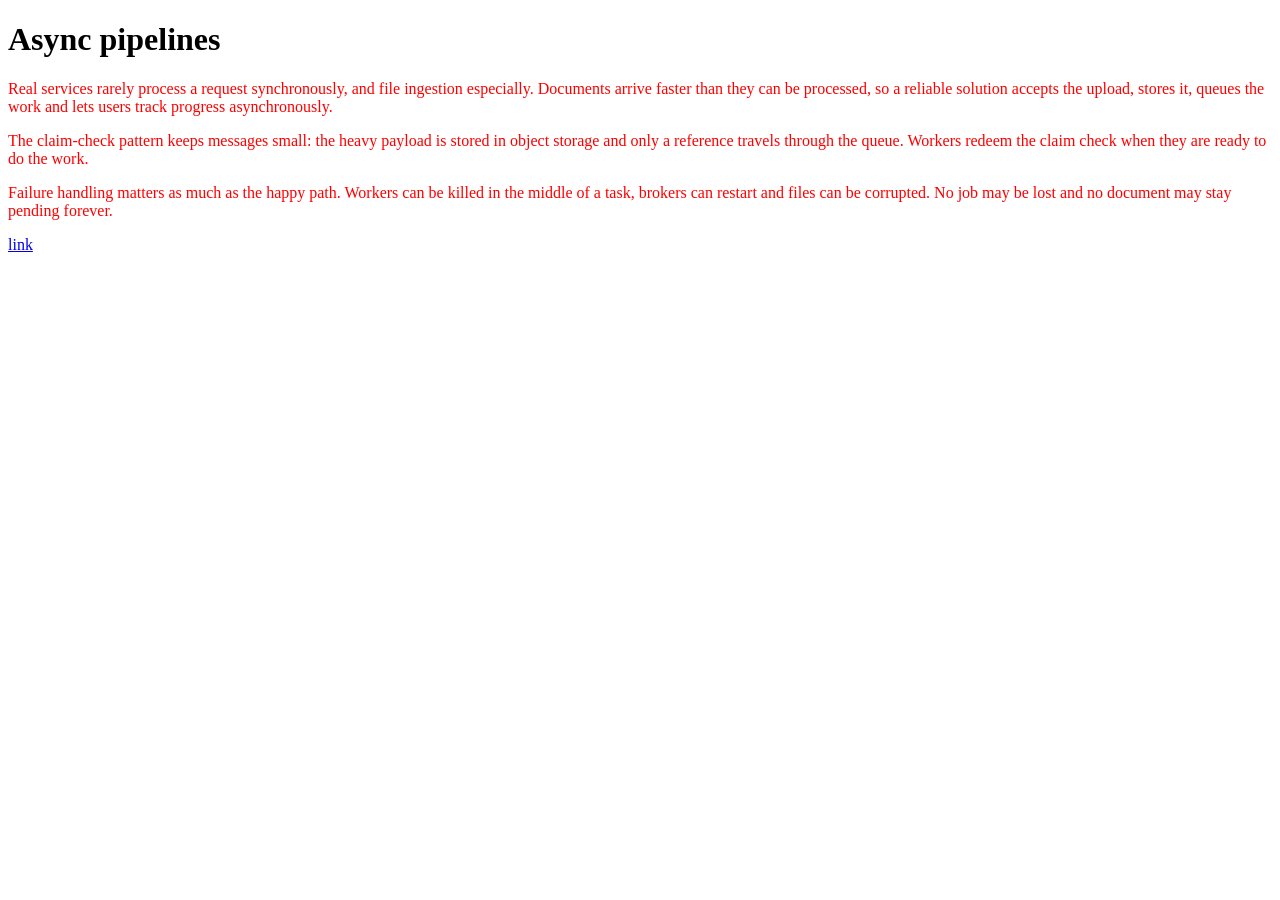
<file: samples/article.html>
<!doctype html><html lang='en'><head><meta charset='utf-8'><title>Async pipelines</title><meta name='description' content='Why queues matter'><style>p{color:red}</style><script>console.log('ignored')</script></head><body><h1>Async pipelines</h1><p>Real services rarely process a request synchronously, and file ingestion especially. Documents arrive faster than they can be processed, so a reliable solution accepts the upload, stores it, queues the work and lets users track progress asynchronously.</p><p>The claim-check pattern keeps messages small: the heavy payload is stored in object storage and only a reference travels through the queue. Workers redeem the claim check when they are ready to do the work.</p><p>Failure handling matters as much as the happy path. Workers can be killed in the middle of a task, brokers can restart and files can be corrupted. No job may be lost and no document may stay pending forever.</p><a href='https://example.com'>link</a></body></html>
</file>
